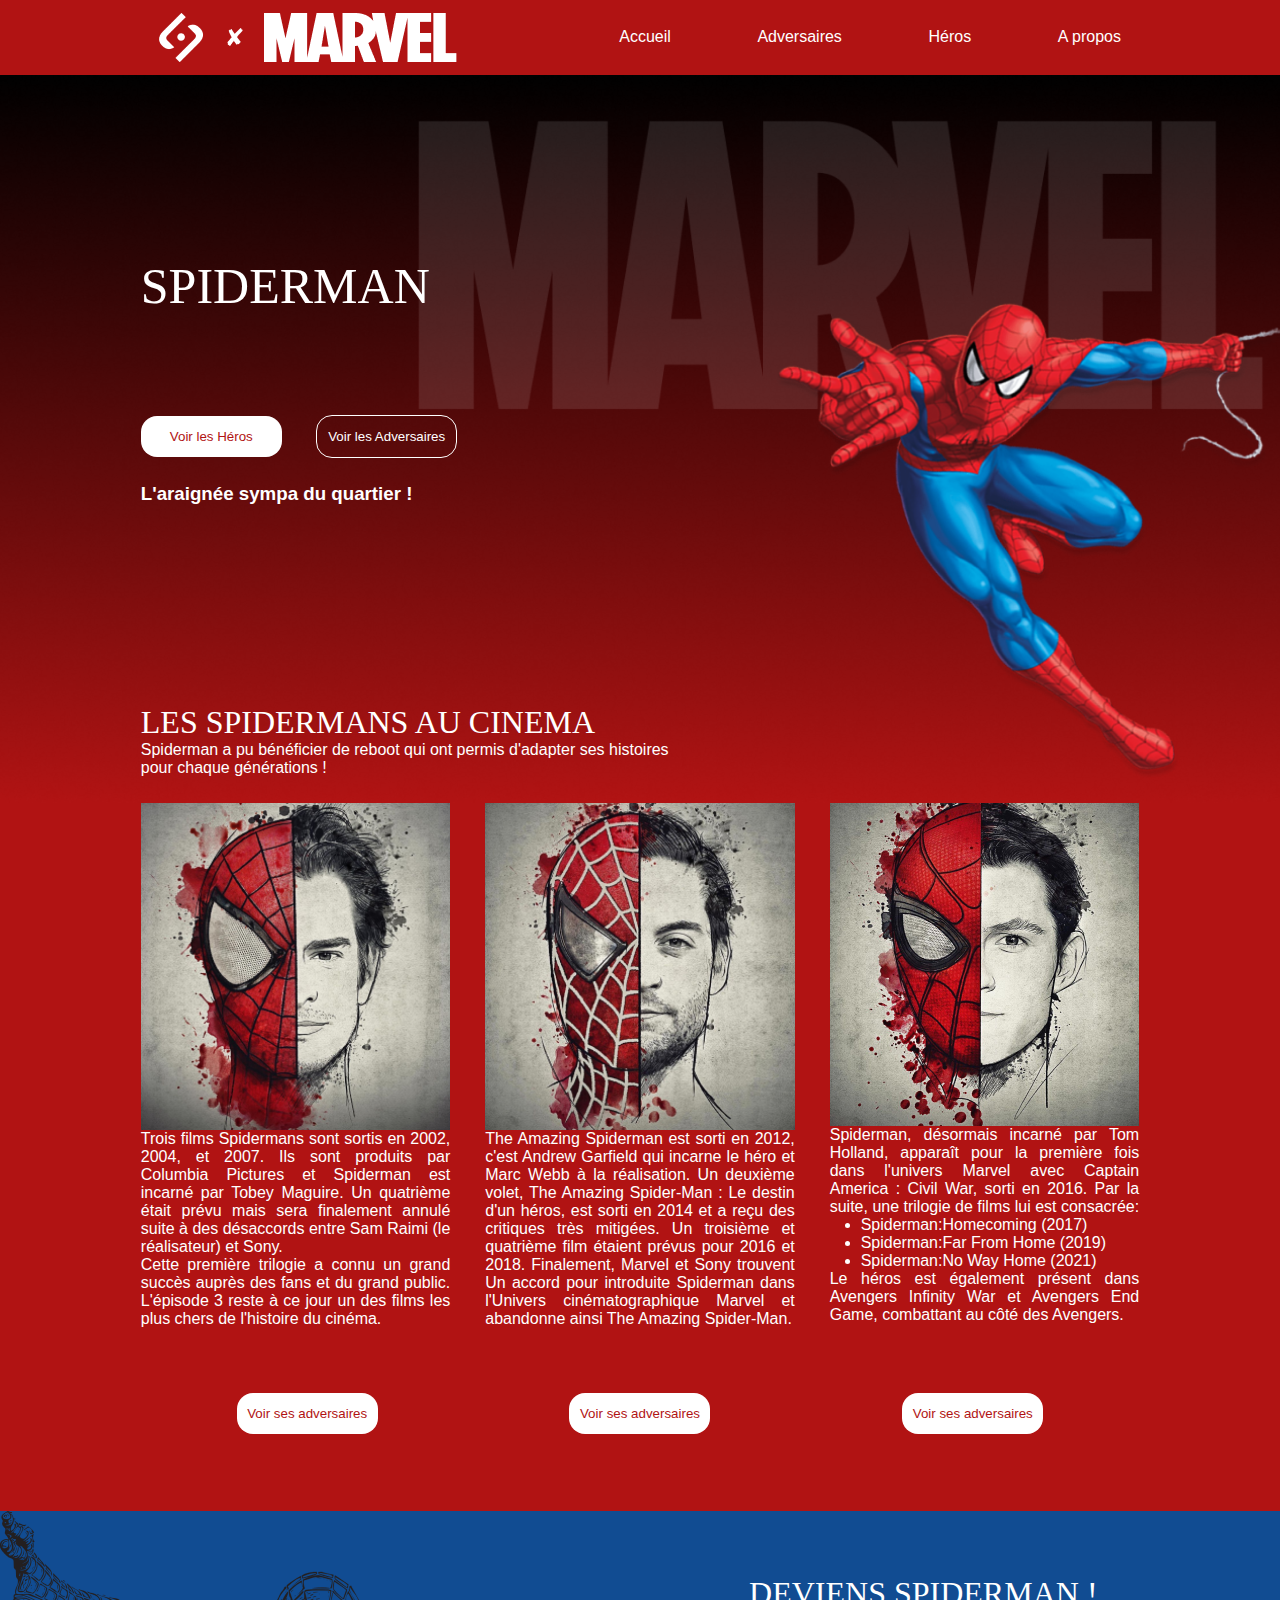
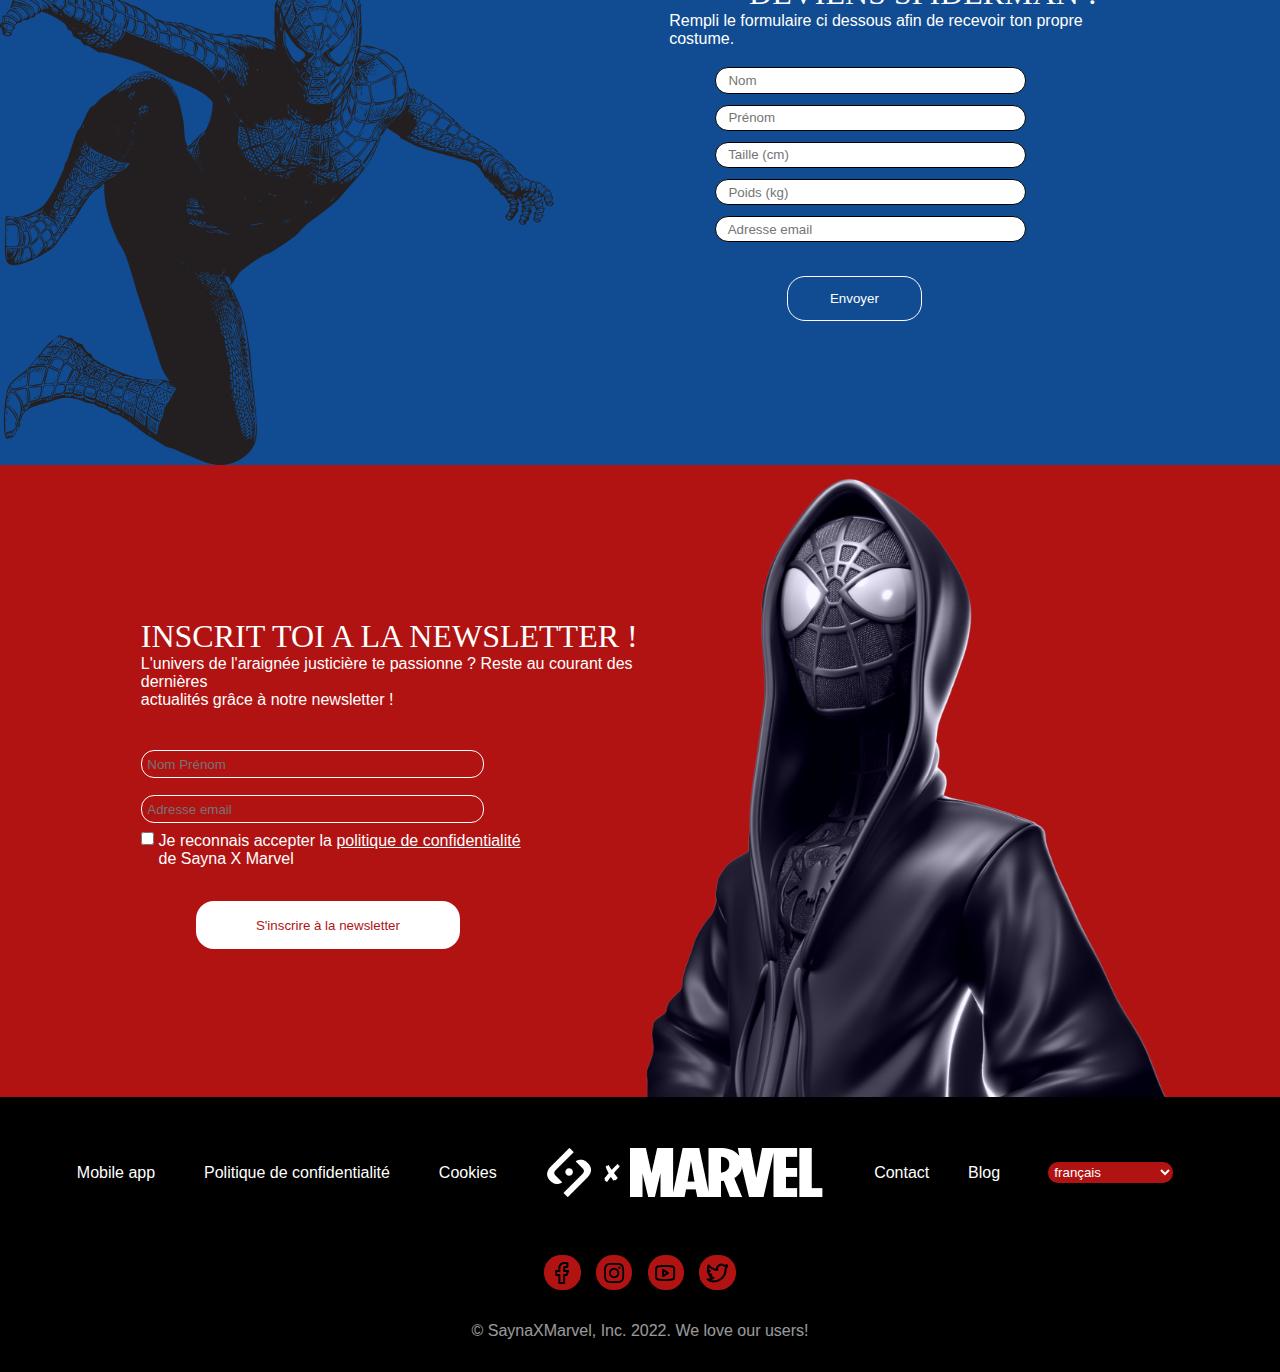
<file: index.html>
<!DOCTYPE html>
<html lang="en">
<head>
    <meta charset="UTF-8">
    <link rel="stylesheet" href="Assets/css/Home.css">
    <link rel="stylesheet" href="Assets/css/responsive_home.css">
    <meta name="viewport" content="width=device-width, initial-scale=1.0">
    <title>Home</title>
</head>
<body>
    <header> <!--D-entete-->
        <figure class="logo"> <!--D-logos-->
            <img src="Assets/Logo/logo1.png" alt="logo-sayna"> <!--logo-sayna-->
            <img src="Assets/Logo/logo2.png" alt="X"> <!--X-->
            <img src="Assets/Logo/logo3.png" alt="logo-marvel" class="logo_marvel"> <!--logo-marvel-->
        </figure> <!--F-logos-->
        <nav> <!--D-navigation-->
            <ul>
                <li><a href="index.html">Accueil</a></li>
                <li><a href="Adversaire.html">Adversaires</a></li>
                <li><a href="Heros.html">Héros</a></li>
                <li><a href="A propos.html">A propos</a></li>
            </ul>
        </nav> <!--F-navigation-->
    </header> <!--F-entete-->

<!-------------------------------------------------------------------->

    <div> <!--D-corps-->
        <div>
        <section class="contenu1">
            <div class="wrap-contenu1"> 
                <figure class="logo"> <!--D-logos-->
                    <img src="Assets/Logo/logo1.png" alt="logo-sayna"> <!--logo-sayna-->
                    <img src="Assets/Logo/logo2.png" alt="X"> <!--X-->
                    <img src="Assets/Logo/logo3.png" alt="logo-marvel" class="logo_marvel"> <!--logo-marvel-->
                </figure> <!--F-logos-->
                <h1 class="title1"> SPIDERMAN </h1>
                <h3> L'araignée sympa du quartier ! </h3>
                <div class="bouton">
                    <button class="b1"><a href="Heros.html">Voir les Héros</a></button>
                    <button class="b2"><a href="Adversaire.html">Voir les Adversaires</a></button>
                </div>
                <h3> L'araignée sympa du quartier ! </h3>
                <div class="titre">
                <h1 class="title2"> LES SPIDERMANS AU CINEMA </h1>
                <p> 
                    Spiderman a pu bénéficier de reboot qui ont permis d'adapter ses histoires <br>pour chaque générations ! 
                </p>
                </div>
            </div>
        </section>
        <section class="contenu2">
            <div class="figures">
            <figure> <!--D-fig1-->
                <img src="Assets/Illustration/img2.png" alt="img2">
                <p class="paragraphe">
                    Trois films Spidermans sont sortis en 2002,
                    2004, et 2007. Ils sont produits par
                    Columbia Pictures et Spiderman est
                    incarné par Tobey Maguire. Un quatrième
                    était prévu mais sera finalement annulé
                    suite à des désaccords entre Sam Raimi (le
                    réalisateur) et Sony.<br>
                    Cette première trilogie a connu un grand 
                    succès auprès des fans et du grand public.
                    L'épisode 3 reste à ce jour un des films les 
                    plus chers de l'histoire du cinéma.
                </p>
                <section class="bouton">
                    <button class="b1"> Voir ses adversaires </button>
                </section>
            </figure>
            <figure> <!--D-fig2-->
                <img src="Assets/Illustration/img3.png" alt="img3">
                <p class="paragraphe">
                    The Amazing Spiderman est sorti en 2012, 
                    c'est Andrew Garfield qui incarne le héro et 
                    Marc Webb à la réalisation. Un deuxième 
                    volet, The Amazing Spider-Man : Le destin
                    d'un héros, est sorti en 2014 et a reçu des 
                    critiques très mitigées. Un troisième et
                    quatrième film étaient prévus pour 2016 et
                    2018. Finalement, Marvel et Sony trouvent
                    Un accord pour introduite Spiderman dans
                    l'Univers cinématographique Marvel et 
                    abandonne ainsi The Amazing Spider-Man.
                </p>
                <section class="bouton">
                    <button class="b1"> Voir ses adversaires </button>
                </section>
            </figure>
            <figure> <!--D-fig3-->
                <img src="Assets/Illustration/img4.png" alt="img4">
                <p class="paragraphe">
                    Spiderman, désormais incarné par Tom
                    Holland, apparaît pour la première fois
                    dans l'univers Marvel avec Captain America
                    : Civil War, sorti en 2016. Par la suite, une
                    trilogie de films lui est consacrée:
                </p>
                    <ul>
                        <li>Spiderman:Homecoming (2017)</li>
                        <li>Spiderman:Far From Home (2019)</li>
                        <li>Spiderman:No Way Home (2021)</li>
                    </ul>
                <p>
                    Le héros est également présent dans
                    Avengers Infinity War et Avengers End
                    Game, combattant au côté des Avengers.
                </p>
                <section class="bouton">
                    <button class="b1"> Voir ses adversaires </button>
                </section>
            </figure>
            <section class="bouton">
                <button class="b1"> Voir ses adversaires </button>
                <button class="b1"> Voir ses adversaires </button>
                <button class="b1"> Voir ses adversaires </button>
            </section>
            </div>
        </section>
        <section class="contenu3">
            <figure> <!--LEFT-->
                <img src="Assets/Illustration/img5.png" alt="img5">
            </figure>
            <div class="right">  <!--RIGHT-->
              
                <h1> DEVIENS SPIDERMAN ! </h1>
                <p> 
                    Rempli le formulaire ci dessous afin de recevoir ton propre costume. 
                </p>
             
                <div class="formulaire">
                    <form action="">
                        <input type="text" required placeholder="  Nom">
                        <input type="text" required placeholder="  Prénom">
                        <input type="number" required placeholder="  Taille (cm)">
                        <input type="number" required placeholder="  Poids (kg)">
                        <input type="email"required placeholder="  Adresse email">
                    </form>
                </div>
                <div class="boutton">
                    <button> Envoyer </button>
                </div>
            </div>
        </section>
        <section class="contenu4">
            <div class="left">  <!--LEFT-->
                <div class="titre">
                    <h1> INSCRIT TOI A LA NEWSLETTER ! </h1>
                    <p> 
                        L'univers de l'araignée justicière te passionne ? Reste au courant des dernières <br>actualités grâce à notre newsletter ! 
                    </p>
                </div>
                <div class="formulaire">
                    <form action="">
                        <input type="text" required placeholder="Nom Prénom">
                        <input type="email"required placeholder="Adresse email">
                        <div class="checkbox">
                            <input type="checkbox" id="check">
                            <label for="check">
                                Je reconnais accepter la <a href="#">politique de confidentialité</a> <br>de Sayna X Marvel
                            </label>
                        </div>
                    </form>
                </div>
                <div class="boutton">
                    <button> S'inscrire à la newsletter </button>
                </div>
            </div>
            <figure> <!--RIGHT-->
                <img src="Assets/Illustration/img6.png" alt="img6">
            </figure>
        </section>
    </div> <!--F-corps-->

<!-------------------------------------------------------------------->

    <footer> <!--D-foot-->
        <div class="premier-ligne"> <!--D-premierligne-->
            <ul class="lien1">
                <li><a href="">Mobile app</a></li>
                <li><a href="">Politique de confidentialité</a></li>
                <li><a href="">Cookies</a></li>
            </ul>
            <figure> <!--D-logos-->
                <img src="Assets/Logo/logo1.png" alt="logo-sayna"> <!--logo-sayna-->
                <img src="Assets/Logo/logo2.png" alt="X"> <!--X-->
                <img src="Assets/Logo/logo3.png" alt="logo-marvel" class="logo_marvel"> <!--logo-marvel-->
            </figure> <!--F-logos-->
            <ul class="lien2">
                <li><a href="">Contact </a></li>
                <li><a href="">Blog</a></li>
            </ul>
            <form action="">
                <select name="langue" id="" aria-placeholder="langue">
                    <option value="fr">français</option>
                    <option value="en">englais</option>
                    <option value="mlg">malgache</option>
                </select>
            </form>

        </div> <!--F-premierligne-->
        <div  class="deuxieme-ligne">
            <figure>
                <img src="Assets/Logo/logof.png" alt="facebook">
                <img src="Assets/Logo/logoi.png" alt="instagram">
                <img src="Assets/Logo/logoy.png" alt="youtube">
                <img src="Assets/Logo/logot.png" alt="twiter">
            </figure>
        </div>
        <p class="troixieme-ligne"> &copy; SaynaXMarvel, Inc. 2022. We love our users! </p>
    </footer> <!--F-foot-->
</body>
</html>
</file>
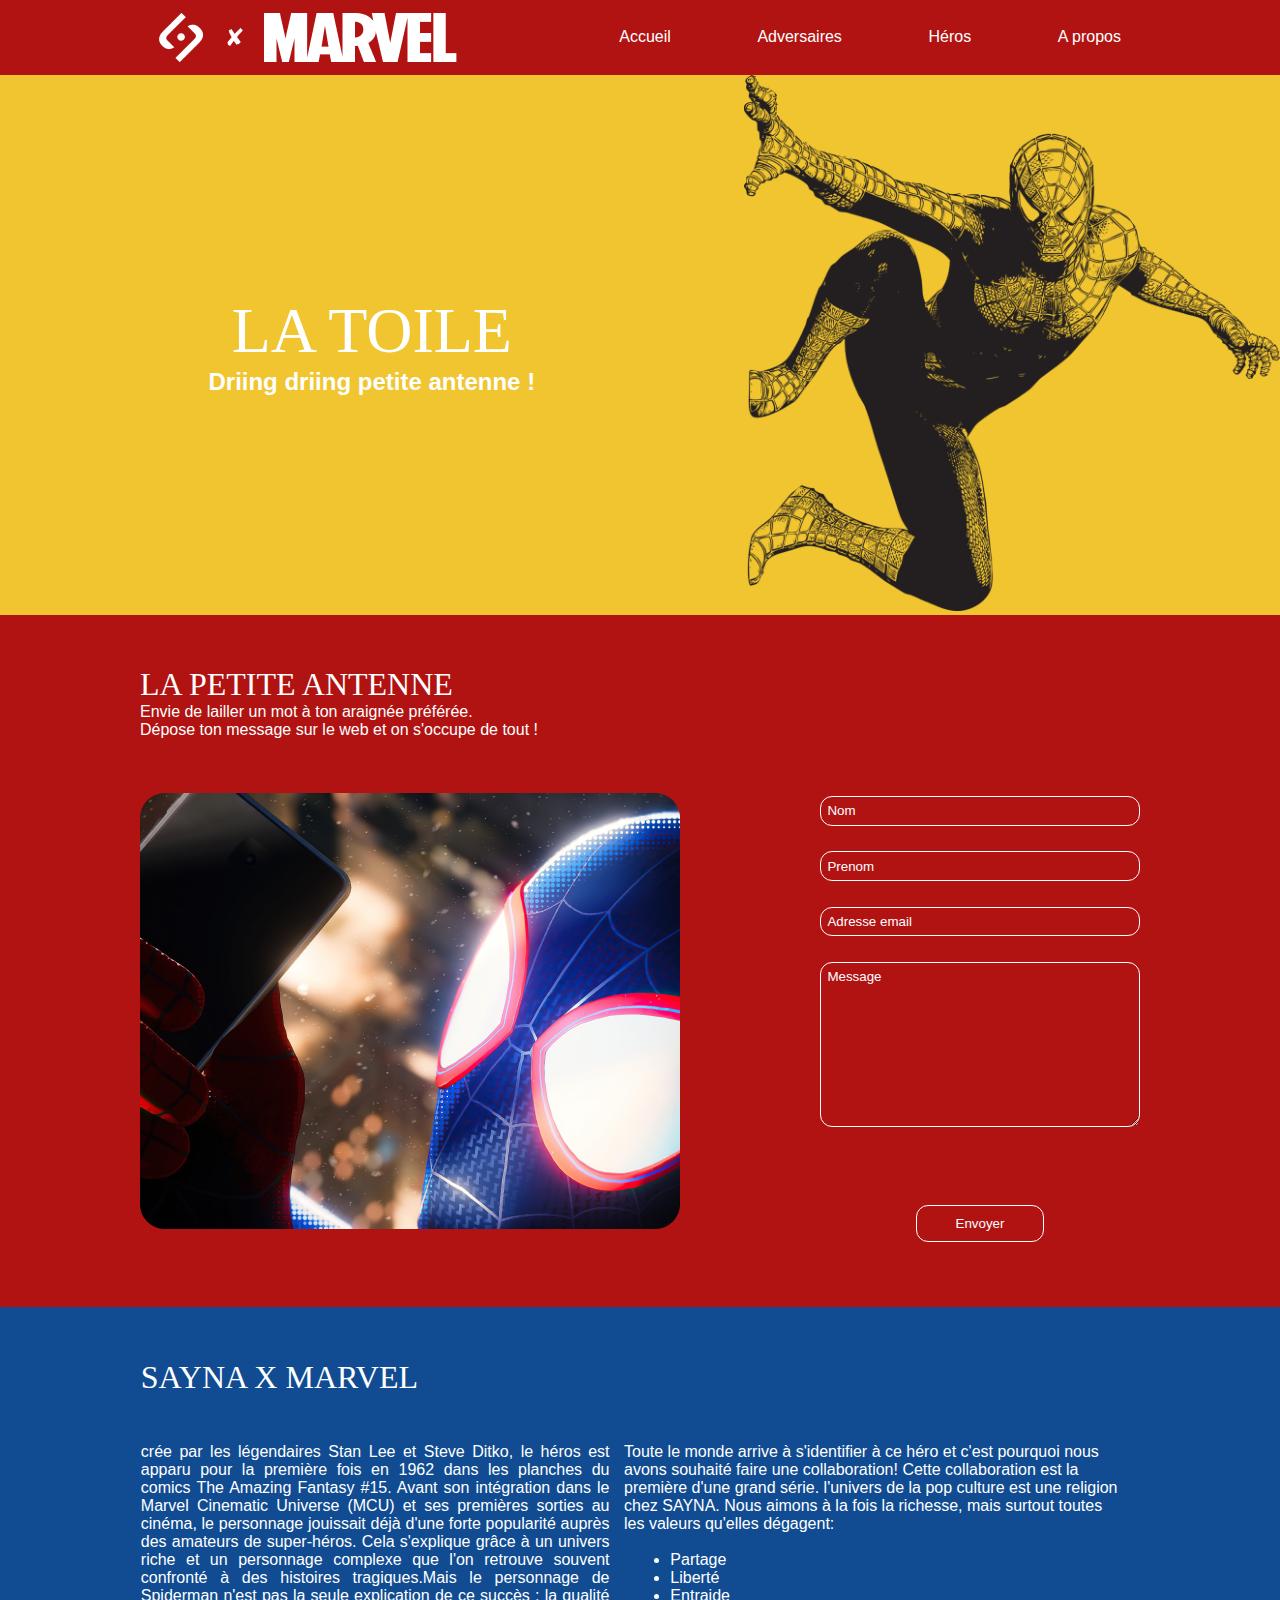
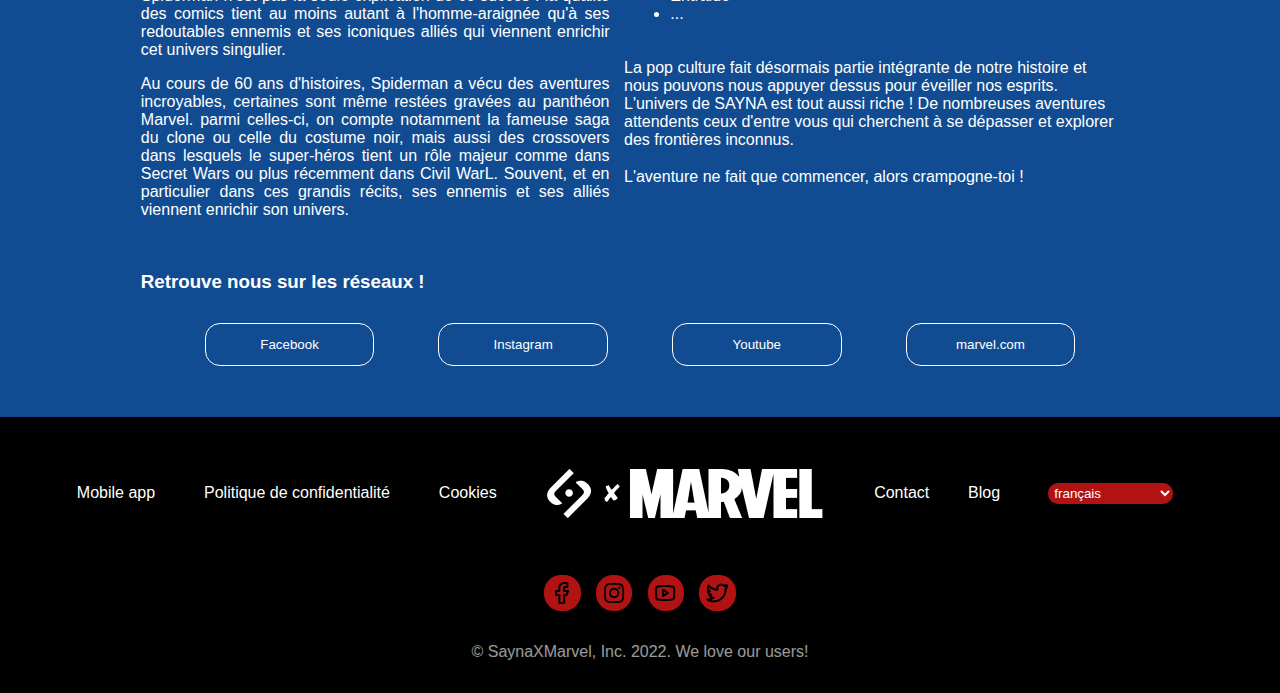
<file: A propos.html>
<!DOCTYPE html>
<html lang="en">
<head>
    <meta charset="UTF-8">
    <link rel="stylesheet" href="Assets/css/A propos.css">
    <meta name="viewport" content="width=device-width, initial-scale=1.0">
    <title>A_propos</title>
</head>
<body>
    <header> <!--D-entete-->
        <figure class="logo"> <!--D-logos-->
            <img src="Assets/Logo/logo1.png" alt="logo-sayna"> <!--logo-sayna-->
            <img src="Assets/Logo/logo2.png" alt="X"> <!--X-->
            <img src="Assets/Logo/logo3.png" alt="logo-marvel" class="logo_marvel"> <!--logo-marvel-->
        </figure> <!--F-logos-->
        <nav> <!--D-navigation-->
            <ul>
                <li><a href="index.html">Accueil</a></li>
                <li><a href="Adversaire.html">Adversaires</a></li>
                <li><a href="Heros.html">Héros</a></li>
                <li><a href="A propos.html">A propos</a></li>
            </ul>
        </nav> <!--F-navigation-->
    </header> <!--F-entete-->

<!-------------------------------------------------------------------->

    <div> <!--D-corps-->
        <div>
        <section class="contenu1">
            <div class="left"> 
                <h1>LA TOILE</h1>
                <h2>Driing driing petite antenne !</h2>
            </div>
            <div class="right">
                <img src="Assets/Illustration/img5.png" alt="img5">
            </div>
        </section>
        <section class="contenu2">
            <div class="left">
                <h1>LA PETITE ANTENNE</h1>
                <p>Envie de lailler un mot à ton araignée préférée. <br>Dépose ton message sur le web et on s'occupe de tout !</p>
                <img src="Assets/Illustration/img34.png" alt="img34">
            </div>
            <div class="right">
                <form action="traitement.php">
                    <input type="text" placeholder="Nom">
                    <input type="text" placeholder="Prenom">
                    <input type="email" placeholder="Adresse email">
                    <textarea name="" id="" cols="30" rows="10" placeholder="Message"></textarea>
                </form>
                <button>Envoyer</button>
            </div>
        </section>
        <section class="contenu3">
            <h1>SAYNA X MARVEL</h1>
            <div class="paragraphe">
                <div class="left">
                    <p>
                        crée par les légendaires Stan Lee et Steve Ditko, le héros est apparu pour la première fois en 1962 dans les planches du comics The Amazing Fantasy #15. Avant son intégration dans le Marvel Cinematic Universe (MCU) et ses premières sorties au cinéma, le personnage jouissait déjà d'une forte popularité auprès des amateurs de super-héros. Cela s'explique grâce à un univers riche et un personnage complexe que l'on retrouve souvent confronté à des histoires tragiques.Mais le personnage de Spiderman n'est pas la seule explication de ce succès : la qualité des comics tient au moins autant à l'homme-araignée qu'à ses redoutables ennemis et ses iconiques alliés qui viennent enrichir cet univers singulier.
                    </p>
                    <p>
                        Au cours de 60 ans d'histoires, Spiderman a vécu des aventures incroyables, certaines sont même restées gravées au panthéon Marvel. parmi celles-ci, on compte notamment la fameuse saga du clone ou celle du costume noir, mais aussi des crossovers dans lesquels le super-héros tient un rôle majeur comme dans Secret Wars ou plus récemment dans Civil WarL. Souvent, et en particulier dans ces grandis récits, ses ennemis et ses alliés viennent enrichir son univers.
                    </p>
                </div>
                <div class="right">
                    <p>
                        Toute le monde arrive à s'identifier à ce héro et c'est pourquoi nous avons souhaité faire une collaboration! Cette collaboration est la première d'une grand série. l'univers de la pop culture est une religion chez SAYNA. Nous aimons à la fois la richesse, mais surtout toutes les valeurs qu'elles dégagent:
                        <ul>
                            <li>Partage</li>
                            <li>Liberté</li>
                            <li>Entraide</li>
                            <li>...</li>
                        </ul>
                    </p>
                    <p class="der">
                        La pop culture fait désormais partie intégrante de notre histoire et nous pouvons nous appuyer dessus pour éveiller nos esprits. L'univers de SAYNA est tout aussi riche ! De nombreuses aventures attendents ceux d'entre vous qui cherchent à se dépasser et explorer des frontières inconnus.
                    </p>
                    <p>
                        L'aventure ne fait que commencer, alors crampogne-toi !
                    </p>
                </div>
            </div>
            <h3>Retrouve nous sur les réseaux !</h3>
            <div class="bouton">
                <button>Facebook</button>
                <button>Instagram</button>
                <button>Youtube</button>
                <button>marvel.com</button>
            </div>
        </section>
    </div> <!--F-corps-->

<!-------------------------------------------------------------------->

    <footer> <!--D-foot-->
        <div class="premier-ligne"> <!--D-premierligne-->
            <ul class="lien1">
                <li><a href="">Mobile app</a></li>
                <li><a href="">Politique de confidentialité</a></li>
                <li><a href="">Cookies</a></li>
            </ul>
            <figure> <!--D-logos-->
                <img src="Assets/Logo/logo1.png" alt="logo-sayna"> <!--logo-sayna-->
                <img src="Assets/Logo/logo2.png" alt="X"> <!--X-->
                <img src="Assets/Logo/logo3.png" alt="logo-marvel" class="logo_marvel"> <!--logo-marvel-->
            </figure> <!--F-logos-->
            <ul class="lien2">
                <li><a href="">Contact </a></li>
                <li><a href="">Blog</a></li>
            </ul>
            <form action="">
                <select name="langue" id="" aria-placeholder="langue">
                    <option value="fr">français</option>
                    <option value="en">englais</option>
                    <option value="mlg">malgache</option>
                </select>
            </form>

        </div> <!--F-premierligne-->
        <div  class="deuxieme-ligne">
            <figure>
                <img src="Assets/Logo/logof.png" alt="facebook">
                <img src="Assets/Logo/logoi.png" alt="instagram">
                <img src="Assets/Logo/logoy.png" alt="youtube">
                <img src="Assets/Logo/logot.png" alt="twiter">
            </figure>
        </div>
        <p class="troixieme-ligne"> &copy; SaynaXMarvel, Inc. 2022. We love our users! </p>
    </footer> <!--F-foot-->
</body>
</html>
</file>
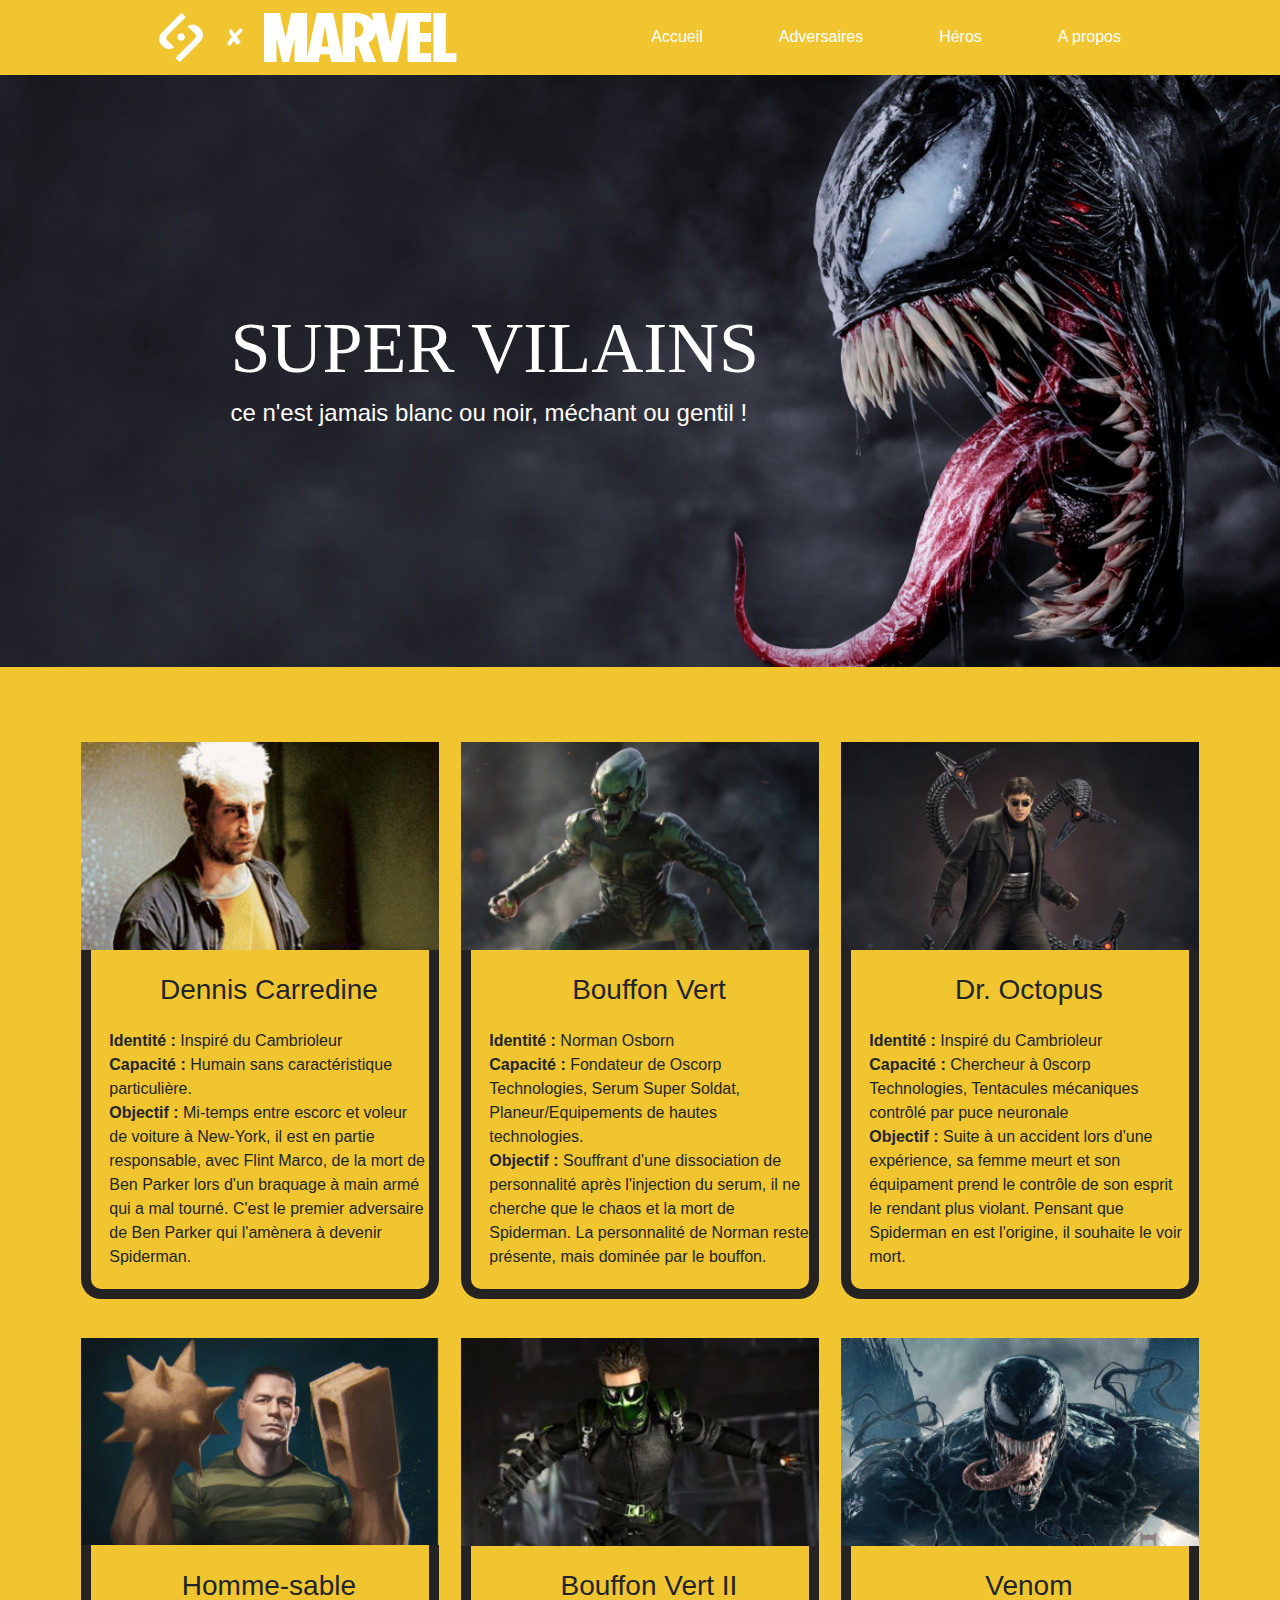
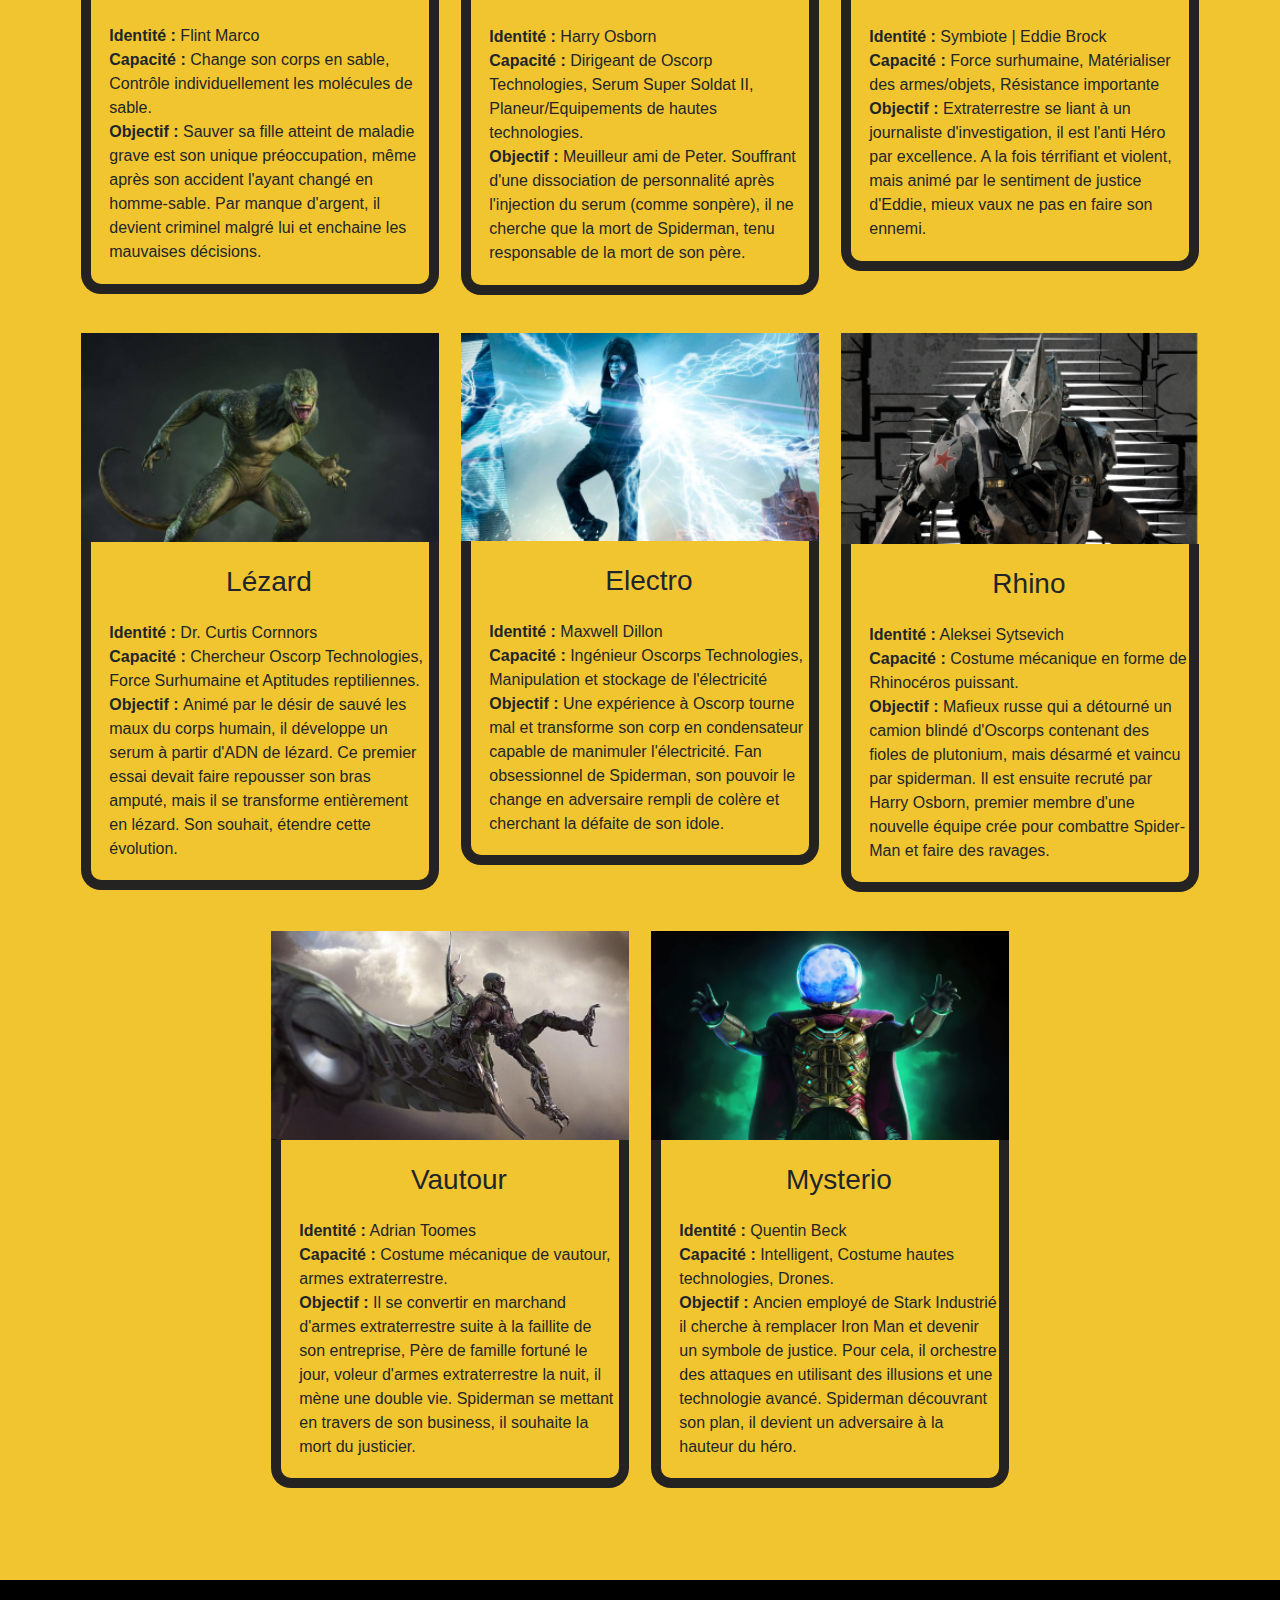
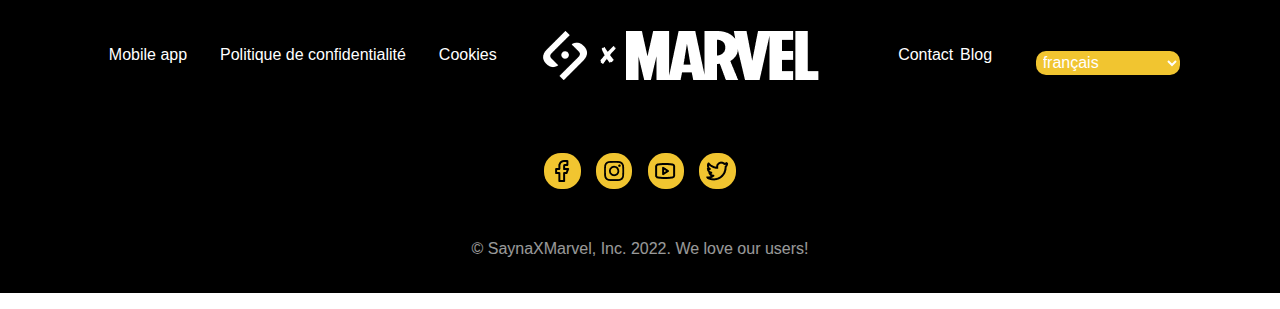
<file: Adversaire.html>
<!DOCTYPE html>
<html lang="en">
<head>
    <meta charset="UTF-8">
    <link rel="stylesheet" href="Assets/css/Adversaire.css">
    <link rel="stylesheet" href="Assets/bootstrap-5.1.3-dist/css/bootstrap.min.css">
    <meta name="viewport" content="width=device-width, initial-scale=1.0">
    <title>Adversaire</title>
</head>
<body>
    <header> <!--D-entete-->
        <div class="logo"> <!--D-logos-->
            <img src="Assets/Logo/logo1.png" alt="logo-sayna"> <!--logo-sayna-->
            <img src="Assets/Logo/logo2.png" alt="X"> <!--X-->
            <img src="Assets/Logo/logo3.png" alt="logo-marvel" class="logo_marvel"> <!--logo-marvel-->
        </div> <!--F-logos-->
        <nav> <!--D-navigation-->
            <ul>
                <li><a href="index.html">Accueil</a></li>
                <li><a href="Adversaire.html">Adversaires</a></li>
                <li><a href="Heros.html">Héros</a></li>
                <li><a href="A propos.html">A propos</a></li>
            </ul>
        </nav> <!--F-navigation-->
    </header> <!--F-entete-->

<!-------------------------------------------------------------------->

    <div> <!--D-corps-->
        <div>
        <section class="contenu1">
            <div> 
                <h1>SUPER VILAINS</h1>
                <h4>ce n'est jamais blanc ou noir, méchant ou gentil ! </h4>
            </div>
        </section>
        <section class="contenu2">
           <div class="container">
                <div class="row">
                    <figure class="col-md-4">
                        <img src="Assets/Illustration/img8.png" alt="img8"></strong>
                        <div class="paragraphe">
                            <h3>Dennis Carredine</h3>
                            <p>
                                <strong>Identité :</strong> Inspiré du Cambrioleur <br><strong>Capacité : </strong>Humain sans caractéristique  particulière. <br><strong>Objectif : </strong>Mi-temps entre escorc et voleur de voiture à New-York, il est en   partie responsable, avec Flint Marco, de la mort de Ben Parker lors d'un braquage à main armé qui a mal tourné.   C'est le premier adversaire de Ben Parker qui l'amènera à devenir Spiderman.
                            </p>
                        </div>
                    </figure>
                    <figure  class="col-md-4">
                        <img src="Assets/Illustration/img9.png" alt="img9">
                        <div class="paragraphe">
                            <h3>Bouffon Vert</h3>
                            <p>
                                <strong>Identité :</strong> Norman Osborn <br><strong>Capacité : </strong>Fondateur de Oscorp Technologies, Serum  Super Soldat, Planeur/Equipements de hautes technologies.<br><strong>Objectif : </strong>Souffrant d'une dissociation de personnalité après l'injection du serum, il ne cherche que le chaos et la mort de Spiderman. La personnalité de Norman reste présente, mais dominée par le bouffon.
                            </p>
                        </div>
                    </figure>
                    <figure  class="col-md-4">
                        <img src="Assets/Illustration/img10.png" alt="img10">
                        <div class="paragraphe">
                            <h3>Dr. Octopus</h3>
                         <p>
                                <strong>Identité :</strong> Inspiré du Cambrioleur <br><strong>Capacité : </strong>Chercheur à 0scorp Technologies,     Tentacules mécaniques contrôlé par puce neuronale <br><strong>Objectif : </strong>Suite à un accident lors d'une    expérience, sa femme meurt et son équipament prend le contrôle de son esprit le rendant plus violant. Pensant que  Spiderman en est l'origine, il souhaite le voir mort.
                            </p>
                        </div>
                    </figure>
                </div>
           </div>
           <div  class="container">
            <div class="row">
                <figure class="col-md-4">
                    <img src="Assets/Illustration/img11.png" alt="img11"></strong>
                    <div class="paragraphe">
                        <h3>Homme-sable</h3>
                        <p>
                            <strong>Identité :</strong> Flint Marco <br><strong>Capacité : </strong>Change son corps en sable, Contrôle individuellement les molécules de sable. <br><strong>Objectif : </strong>Sauver sa fille atteint de maladie grave est son unique préoccupation, même après son accident l'ayant changé en homme-sable. Par manque d'argent, il devient criminel malgré lui et enchaine les mauvaises décisions.
                        </p>
                    </div>
                </figure>
                <figure  class="col-md-4">
                    <img src="Assets/Illustration/img12.png" alt="img12">
                    <div class="paragraphe">
                        <h3>Bouffon Vert II</h3>
                        <p>
                            <strong>Identité :</strong> Harry Osborn<br><strong>Capacité : </strong>Dirigeant de Oscorp Technologies, Serum Super Soldat II, Planeur/Equipements de hautes technologies.<br><strong>Objectif : </strong>Meuilleur ami de Peter. Souffrant d'une dissociation de personnalité après l'injection du serum (comme sonpère), il ne cherche que la mort de Spiderman, tenu responsable de la mort de son père. 
                        </p>
                    </div>
                </figure>
                <figure  class="col-md-4">
                    <img src="Assets/Illustration/img13.png" alt="img13">
                    <div class="paragraphe">
                        <h3>Venom</h3>
                     <p>
                            <strong>Identité :</strong> Symbiote | Eddie Brock<br><strong>Capacité : </strong>Force surhumaine, Matérialiser des armes/objets, Résistance importante<br><strong>Objectif : </strong>Extraterrestre se liant à un journaliste d'investigation, il est l'anti Héro par excellence. A la fois térrifiant et violent, mais animé par le sentiment de justice d'Eddie, mieux vaux ne pas en faire son ennemi.
                        </p>
                    </div>
                    
                </figure>
            </div>
           </div>
           <div  class="container">
            <div class="row">
                <figure class="col-md-4">
                    <img src="Assets/Illustration/img14.png" alt="img14"></strong>
                    <div class="paragraphe">
                        <h3>Lézard</h3>
                        <p>
                            <strong>Identité :</strong> Dr. Curtis Cornnors <br><strong>Capacité : </strong>Chercheur Oscorp Technologies, Force Surhumaine et Aptitudes reptiliennes. <br><strong>Objectif : </strong>Animé par le désir de sauvé les maux du corps humain, il développe un serum à partir d'ADN de lézard. Ce premier essai devait faire repousser son bras amputé, mais il se transforme entièrement en lézard. Son souhait, étendre cette évolution.
                        </p>
                    </div>
                </figure>
                <figure  class="col-md-4">
                    <img src="Assets/Illustration/img15.png" alt="img15">
                    <div class="paragraphe">
                        <h3>Electro</h3>
                        <p>
                            <strong>Identité :</strong> Maxwell Dillon<br><strong>Capacité : </strong>Ingénieur Oscorps Technologies, Manipulation et stockage de l'électricité<br><strong>Objectif : </strong>Une expérience à Oscorp tourne mal et transforme son corp en condensateur capable de manimuler l'électricité. Fan obsessionnel de Spiderman, son pouvoir le change en adversaire rempli de colère et cherchant la défaite de son idole.
                        </p>
                    </div>
                </figure>
                <figure  class="col-md-4">
                    <img src="Assets/Illustration/img16.png" alt="img16">
                    <div class="paragraphe">
                        <h3>Rhino</h3>
                     <p>
                            <strong>Identité :</strong> Aleksei Sytsevich <br><strong>Capacité : </strong>Costume mécanique en forme de Rhinocéros puissant. <br><strong>Objectif : </strong>Mafieux russe qui a détourné un camion blindé d'Oscorps contenant des fioles de plutonium, mais désarmé et vaincu par spiderman. Il est ensuite recruté par Harry Osborn, premier membre d'une nouvelle équipe crée pour combattre Spider-Man et faire des ravages.
                        </p>
                    </div>
                    
                </figure>
            </div>
           </div>
           <div  class="container" class="der">
            <div class="row">
                <figure class="col-md-4">
                    <img src="Assets/Illustration/img17.png" alt="img17"></strong>
                    <div class="paragraphe">
                        <h3>Vautour</h3>
                        <p>
                            <strong>Identité :</strong> Adrian Toomes <br><strong>Capacité : </strong>Costume mécanique de vautour, armes extraterrestre. <br><strong>Objectif : </strong>Il se convertir en marchand d'armes extraterrestre suite à la faillite de son entreprise, Père de famille fortuné le jour, voleur d'armes extraterrestre la nuit, il mène une double vie. Spiderman se mettant en travers de son business, il souhaite la mort du justicier.
                        </p>
                    </div>
                </figure>
                <figure  class="col-md-4">
                    <img src="Assets/Illustration/img18.png" alt="img18">
                    <div class="paragraphe">
                        <h3>Mysterio</h3>
                        <p>
                            <strong>Identité :</strong> Quentin Beck <br><strong>Capacité : </strong>Intelligent, Costume hautes technologies, Drones.<br><strong>Objectif : </strong>Ancien employé de Stark Industrié il cherche à remplacer Iron Man et devenir un symbole de justice. Pour cela, il orchestre des attaques en utilisant des illusions et une technologie avancé. Spiderman découvrant son plan, il devient un adversaire à la hauteur du héro.
                        </p>
                    </div>
                </figure>
            </div>
           </div>
        </section>
    </div> <!--F-corps-->

<!-------------------------------------------------------------------->

    <footer> <!--D-foot-->
        <div class="premier-ligne"> <!--D-premierligne-->
            <ul class="lien1">
                <li><a href="">Mobile app</a></li>
                <li><a href="">Politique de confidentialité</a></li>
                <li><a href="">Cookies</a></li>
            </ul>
            <figure> <!--D-logos-->
                <img src="Assets/Logo/logo1.png" alt="logo-sayna"> <!--logo-sayna-->
                <img src="Assets/Logo/logo2.png" alt="X"> <!--X-->
                <img src="Assets/Logo/logo3.png" alt="logo-marvel" class="logo_marvel"> <!--logo-marvel-->
            </figure> <!--F-logos-->
            <ul class="lien2">
                <li><a href="">Contact </a></li>
                <li><a href="">Blog</a></li>
            </ul>
            <form action="">
                <select name="langue" id="" aria-placeholder="langue">
                    <option value="fr">français</option>
                    <option value="en">englais</option>
                    <option value="mlg">malgache</option>
                </select>
            </form>

        </div> <!--F-premierligne-->
        <div  class="deuxieme-ligne">
            <figure>
                <img src="Assets/Logo/logof.png" alt="facebook">
                <img src="Assets/Logo/logoi.png" alt="instagram">
                <img src="Assets/Logo/logoy.png" alt="youtube">
                <img src="Assets/Logo/logot.png" alt="twiter">
            </figure>
        </div>
        <p class="troixieme-ligne"> &copy; SaynaXMarvel, Inc. 2022. We love our users! </p>
    </footer> <!--F-foot-->
</body>
</html>
</file>
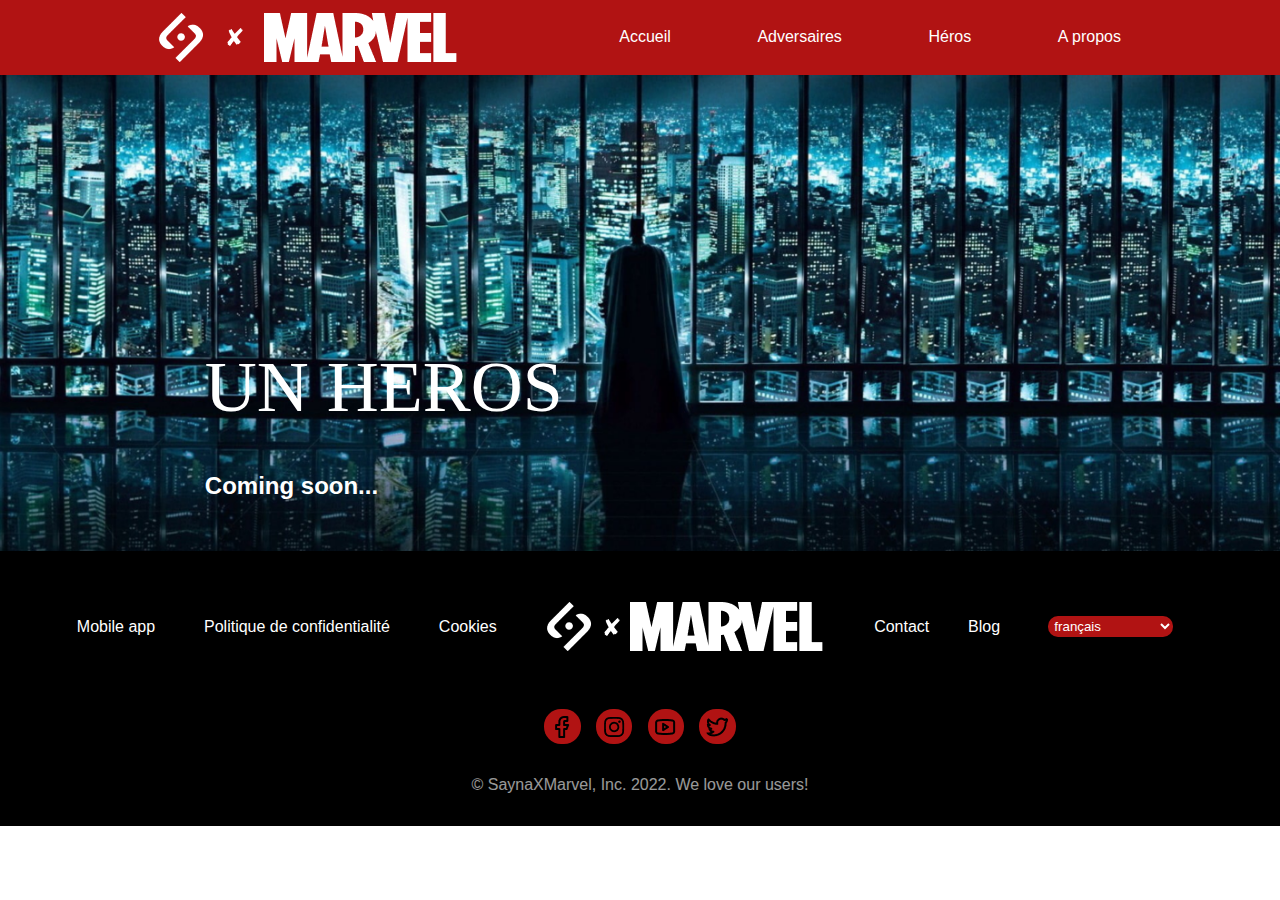
<file: Bonus.html>
<!DOCTYPE html>
<html lang="en">
<head>
    <meta charset="UTF-8">
    <link rel="stylesheet" href="Assets/css/Bonus.css">
    <meta name="viewport" content="width=device-width, initial-scale=1.0">
    <title>Bonus</title>
</head>
<body>
    <header> <!--D-entete-->
        <figure class="logo"> <!--D-logos-->
            <img src="Assets/Logo/logo1.png" alt="logo-sayna"> <!--logo-sayna-->
            <img src="Assets/Logo/logo2.png" alt="X"> <!--X-->
            <img src="Assets/Logo/logo3.png" alt="logo-marvel" class="logo_marvel"> <!--logo-marvel-->
        </figure> <!--F-logos-->
        <nav> <!--D-navigation-->
            <ul>
                <li><a href="index.html">Accueil</a></li>
                <li><a href="#">Adversaires</a></li>
                <li><a href="#">Héros</a></li>
                <li><a href="A propos.html">A propos</a></li>
            </ul>
        </nav> <!--F-navigation-->
    </header> <!--F-entete-->

<!-------------------------------------------------------------------->

    <div class="corps"> <!--D-corps-->
        <div class="sous-corps">
            <h1>UN HEROS</h1>
            <h2>Coming soon...</h2>
        </div>
    </div> <!--F-corps-->

<!-------------------------------------------------------------------->

    <footer> <!--D-foot-->
        <div class="premier-ligne"> <!--D-premierligne-->
            <ul class="lien1">
                <li><a href="">Mobile app</a></li>
                <li><a href="">Politique de confidentialité</a></li>
                <li><a href="">Cookies</a></li>
            </ul>
            <figure> <!--D-logos-->
                <img src="Assets/Logo/logo1.png" alt="logo-sayna"> <!--logo-sayna-->
                <img src="Assets/Logo/logo2.png" alt="X"> <!--X-->
                <img src="Assets/Logo/logo3.png" alt="logo-marvel" class="logo_marvel"> <!--logo-marvel-->
            </figure> <!--F-logos-->
            <ul class="lien2">
                <li><a href="">Contact </a></li>
                <li><a href="">Blog</a></li>
            </ul>
            <form action="">
                <select name="langue" id="" aria-placeholder="langue">
                    <option value="fr">français</option>
                    <option value="en">englais</option>
                    <option value="mlg">malgache</option>
                </select>
            </form>

        </div> <!--F-premierligne-->
        <div  class="deuxieme-ligne">
            <figure>
                <img src="Assets/Logo/logof.png" alt="facebook">
                <img src="Assets/Logo/logoi.png" alt="instagram">
                <img src="Assets/Logo/logoy.png" alt="youtube">
                <img src="Assets/Logo/logot.png" alt="twiter">
            </figure>
        </div>
        <p class="troixieme-ligne"> &copy; SaynaXMarvel, Inc. 2022. We love our users! </p>
    </footer> <!--F-foot-->
</body>
</html>
</file>
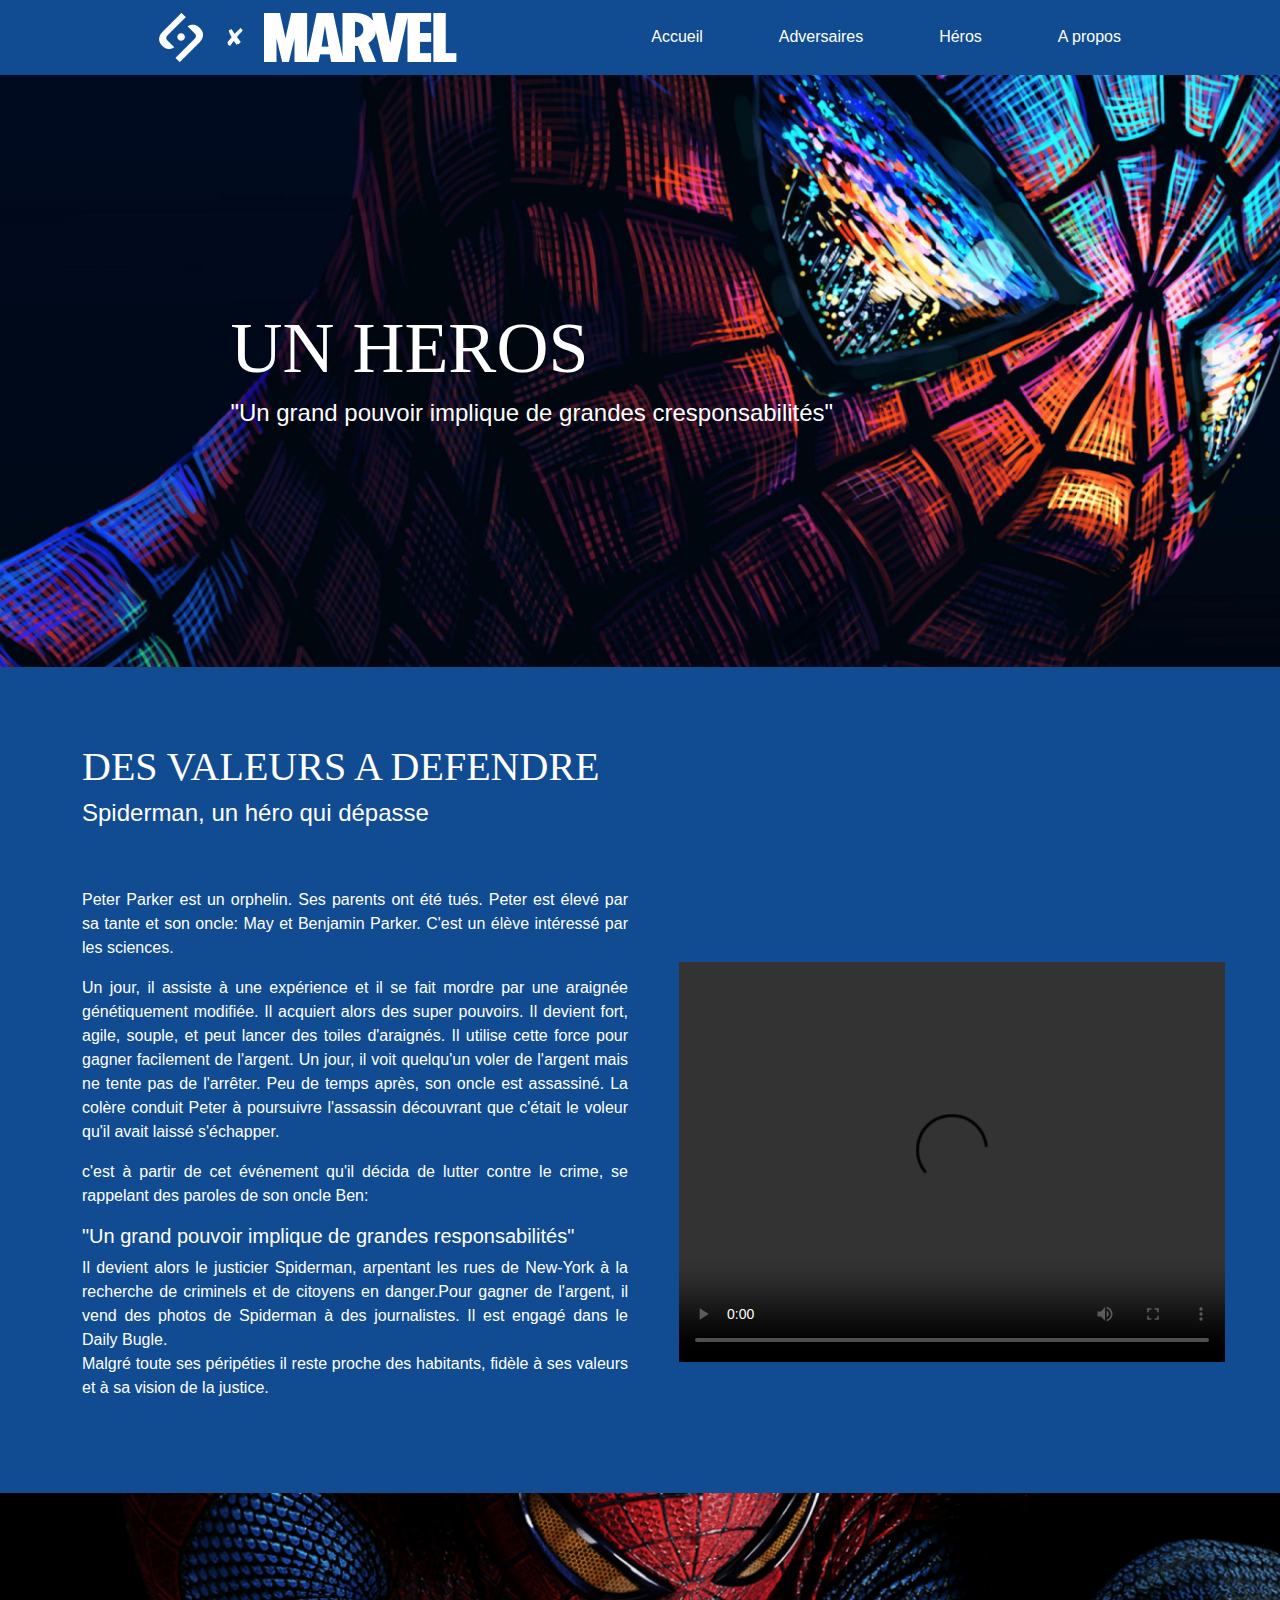
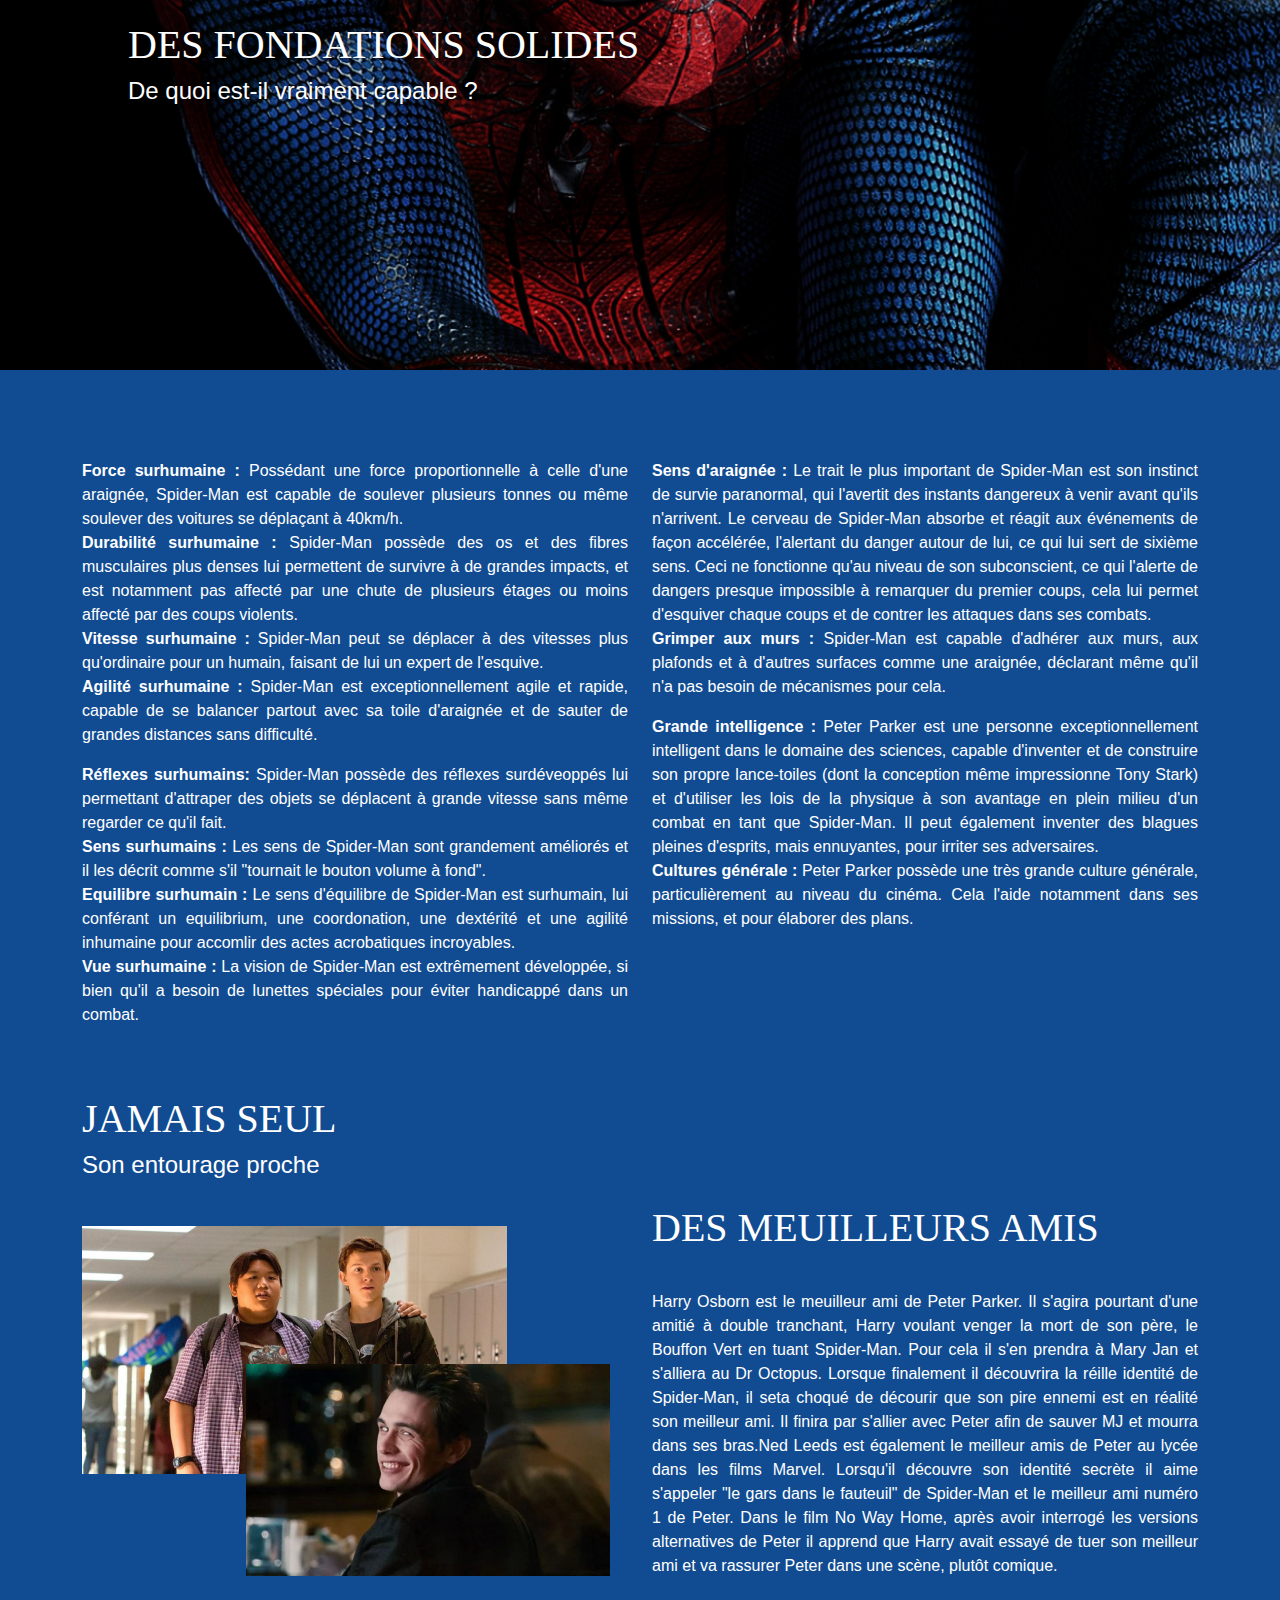
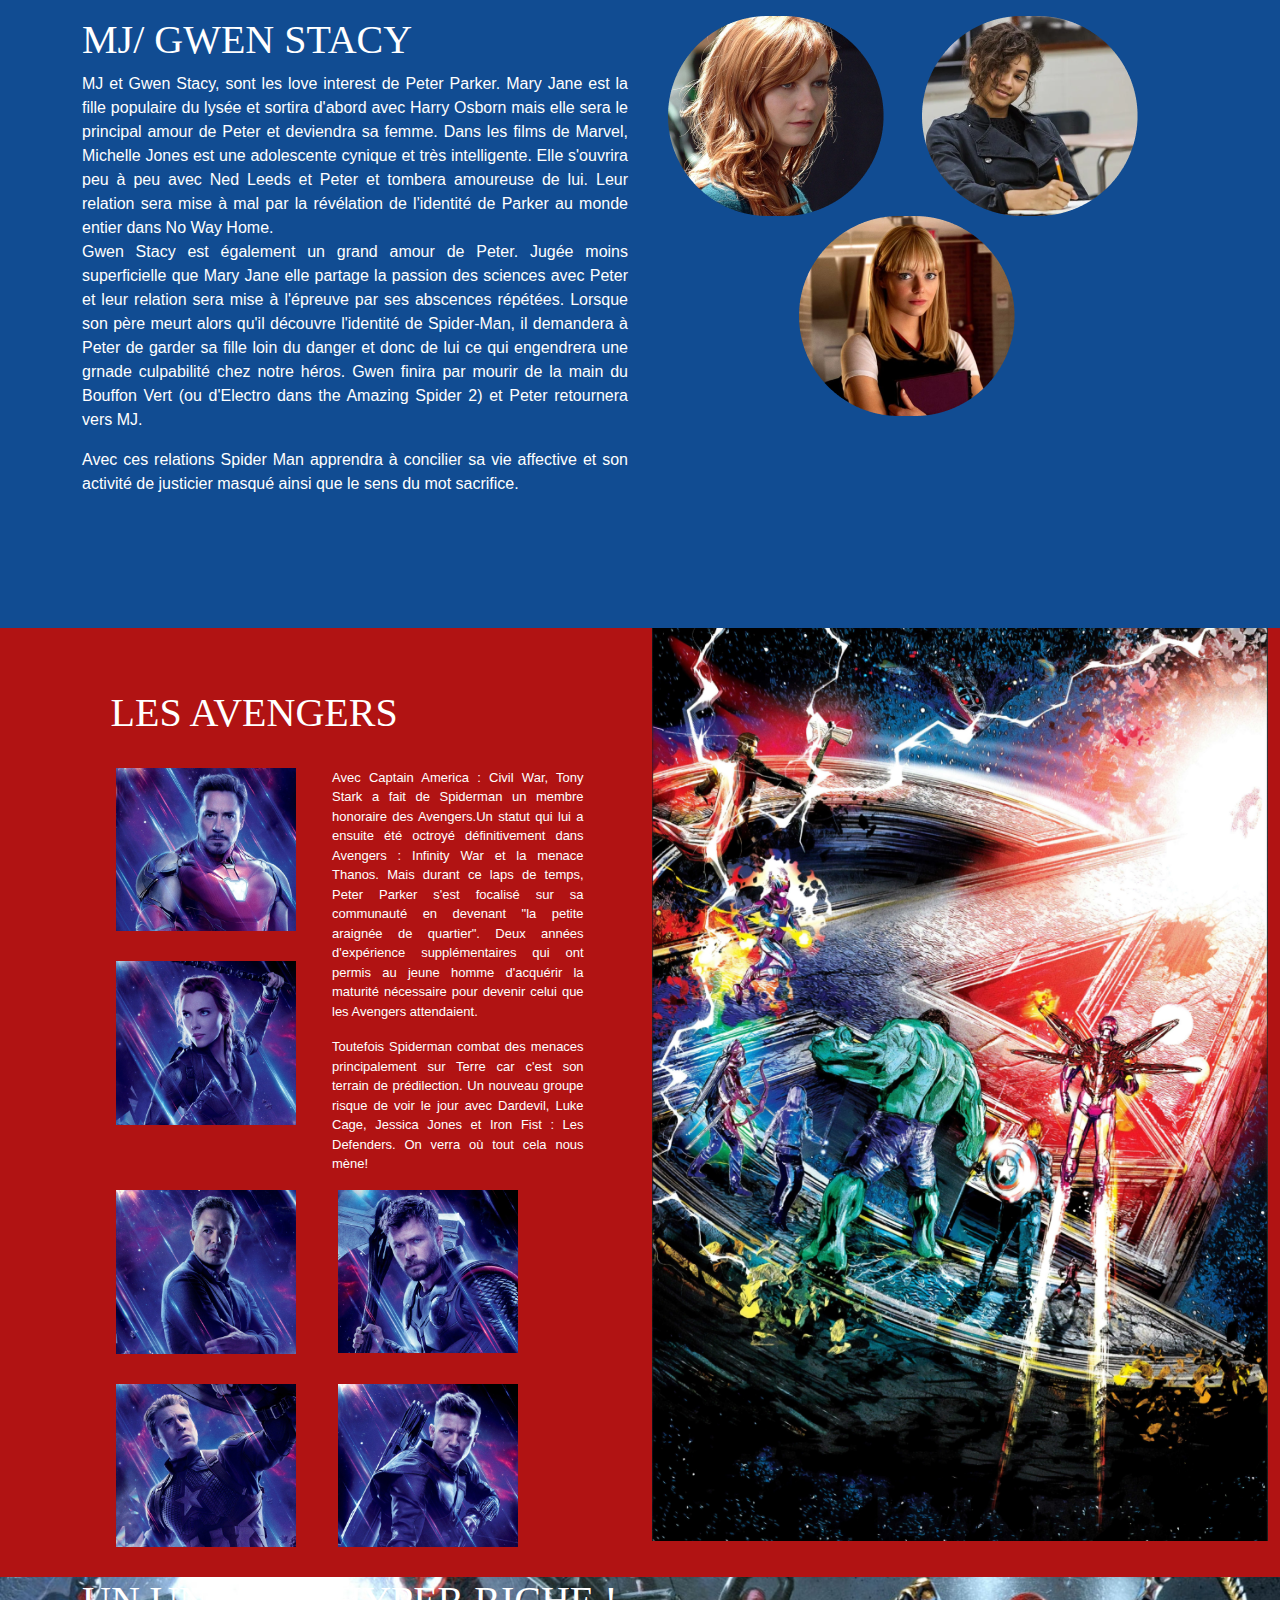
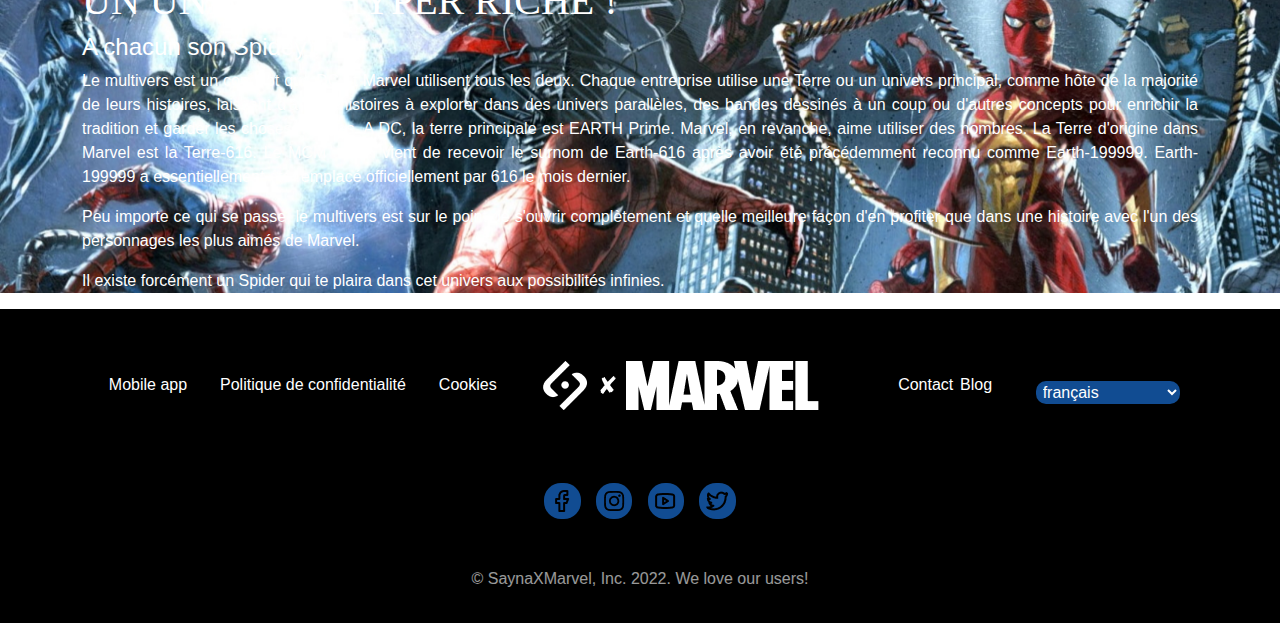
<file: Heros.html>
<!DOCTYPE html>
<html lang="en">
<head>
    <meta charset="UTF-8">
    <link rel="stylesheet" href="Assets/css/Heros.css">
    <link rel="stylesheet" href="Assets/bootstrap-5.1.3-dist/css/bootstrap.min.css">
    <meta name="viewport" content="width=device-width, initial-scale=1.0">
    <title>Adversaire</title>
</head>
<body>
    <header> <!--D-entete-->
        <div class="logo"> <!--D-logos-->
            <img src="Assets/Logo/logo1.png" alt="logo-sayna"> <!--logo-sayna-->
            <img src="Assets/Logo/logo2.png" alt="X"> <!--X-->
            <img src="Assets/Logo/logo3.png" alt="logo-marvel" class="logo_marvel"> <!--logo-marvel-->
        </div> <!--F-logos-->
        <nav> <!--D-navigation-->
            <ul>
                <li><a href="index.html">Accueil</a></li>
                <li><a href="Adversaire.html">Adversaires</a></li>
                <li><a href="#">Héros</a></li>
                <li><a href="A propos.html">A propos</a></li>
            </ul>
        </nav> <!--F-navigation-->
    </header> <!--F-entete-->

<!-------------------------------------------------------------------->

    <div> <!--D-corps-->
        <div>
        <section class="contenu1">
            <div> 
                <h1>UN HEROS</h1>
                <h4>"Un grand pouvoir implique de grandes cresponsabilités"</h4>
            </div>
        </section>
        <section class="contenu2">
           <div class="container">
                <div class="row">
                    <div class="col-md-6">
                        <h1>DES VALEURS A DEFENDRE</h1>
                        <h4>Spiderman, un héro qui dépasse</h4>
                        <p>
                            Peter Parker est un orphelin. Ses parents ont été tués. Peter est élevé par sa tante et son oncle: May et Benjamin Parker. C'est un élève intéressé par les sciences.
                        </p>
                        <p>
                            Un jour, il assiste à une expérience et il se fait mordre par une araignée génétiquement modifiée. Il acquiert alors des super pouvoirs. Il devient fort, agile, souple, et peut lancer des toiles d'araignés. Il utilise cette force pour gagner facilement de l'argent. Un jour, il voit quelqu'un voler de l'argent mais ne tente pas de l'arrêter. Peu de temps après, son oncle est assassiné. La colère conduit Peter à poursuivre l'assassin découvrant que c'était le voleur qu'il avait laissé s'échapper.
                        </p>
                        <p>
                            c'est à partir de cet événement qu'il décida de lutter contre le crime, se rappelant des paroles de son oncle Ben:
                        </p>
                        <h5>
                            "Un grand pouvoir implique de grandes responsabilités"
                        </h5>
                        <p>
                            Il devient alors le justicier Spiderman, arpentant les rues de New-York à la recherche de criminels et de citoyens en danger.Pour gagner de l'argent, il vend des photos de Spiderman à des journalistes. Il est engagé dans le Daily Bugle. <br>Malgré toute ses péripéties il reste proche des habitants, fidèle à ses valeurs et à sa vision de la justice.
                        </p>
                    </div>
                    <div class="col-md-6">
                        <video src=" https://www.youtube.com/watch?v=masukri2JiQ" controls></video>
                    </div>
                </div>
           </div>
        </section>
        <section class="contenu3">
            <div> 
                <h1>DES FONDATIONS SOLIDES</h1>
                <h4>De quoi est-il vraiment capable ?</h4>
            </div>
        </section>
        <section class="contenu4">
            <div class="container">
                <div class="row">
                    <div class="col-md-6">
                        <p>
                            <strong>Force surhumaine : </strong>Possédant une force proportionnelle à celle d'une araignée, Spider-Man est capable de soulever plusieurs tonnes ou même soulever des voitures se déplaçant à 40km/h.<br><strong>Durabilité surhumaine : </strong>Spider-Man possède des os et des fibres musculaires plus denses lui permettent de survivre à de grandes impacts, et est notamment pas affecté par une chute de plusieurs étages ou moins affecté par des coups violents.<br><strong>Vitesse surhumaine : </strong>Spider-Man peut se déplacer à des vitesses plus qu'ordinaire pour un humain, faisant de lui un expert de l'esquive.<br><strong>Agilité surhumaine : </strong>Spider-Man est exceptionnellement agile et rapide, capable de se balancer partout avec sa toile d'araignée et de sauter de grandes distances sans difficulté.
                        </p>
                        <p>
                            <strong>Réflexes surhumains: </strong>Spider-Man possède des réflexes surdéveoppés lui permettant d'attraper des objets se déplacent à grande vitesse sans même regarder ce qu'il fait.<br><strong>Sens surhumains : </strong>Les sens de Spider-Man sont grandement améliorés et il les décrit comme s'il "tournait le bouton volume à fond".<br><strong>Equilibre surhumain : </strong>Le sens d'équilibre de Spider-Man est surhumain, lui conférant un equilibrium, une coordonation, une dextérité et une agilité inhumaine pour accomlir des actes acrobatiques incroyables.<br><strong>Vue surhumaine : </strong>La vision de Spider-Man est extrêmement développée, si bien qu'il a besoin de lunettes spéciales pour éviter handicappé dans un combat.
                        </p>
                    </div>
                    <div class="col-md-6">
                        <p>
                            <strong>Sens d'araignée : </strong>Le trait le plus important de Spider-Man est son instinct de survie paranormal, qui l'avertit des instants dangereux à venir avant qu'ils n'arrivent. Le cerveau de Spider-Man absorbe et réagit aux événements de façon accélérée, l'alertant du danger autour de lui, ce qui lui sert de sixième sens. Ceci ne fonctionne qu'au niveau de son subconscient, ce qui l'alerte de dangers presque impossible à remarquer du premier coups, cela lui permet d'esquiver chaque coups et de contrer les attaques dans ses combats.<br><strong>Grimper aux murs : </strong>Spider-Man est capable d'adhérer aux murs, aux plafonds et à d'autres surfaces comme une araignée, déclarant même qu'il n'a pas besoin de mécanismes pour cela.
                        </p>
                        <p>
                            <strong>Grande intelligence : </strong>Peter Parker est une personne exceptionnellement intelligent dans le domaine des sciences, capable d'inventer et de construire son propre lance-toiles (dont la conception même impressionne Tony Stark) et d'utiliser les lois de la physique à son avantage en plein milieu d'un combat en tant que Spider-Man. Il peut également inventer des blagues pleines d'esprits, mais ennuyantes, pour irriter ses adversaires.<br><strong>Cultures générale : </strong>Peter Parker possède une très grande culture générale, particulièrement au niveau du cinéma. Cela l'aide notamment dans ses missions, et pour élaborer des plans.
                        </p>
                    </div>
                </div>
            </div>
        </section>
        <section class="contenu5">
            <div class="container">
                <div class="row">
                    <div class="col-md-6">
                        <h1>JAMAIS SEUL</h1>
                        <h4>Son entourage proche</h4>
                        <img src="Assets/Illustration/img21.png" alt="img21">
                        <img src="Assets/Illustration/img22.png" alt="img22">
                    </div>
                    <div class="col-md-6">
                        <h1 class="ami">DES MEUILLEURS AMIS</h1>
                        <p>
                            Harry Osborn est le meuilleur ami de Peter Parker. Il s'agira pourtant d'une amitié à double tranchant, Harry voulant venger la mort de son père, le Bouffon Vert en tuant Spider-Man. Pour cela il s'en prendra à Mary Jan et s'alliera au Dr Octopus. Lorsque finalement il découvrira la réille identité de Spider-Man, il seta choqué de décourir que son pire ennemi est en réalité son meilleur ami. Il finira par s'allier avec Peter afin de sauver MJ et mourra dans ses bras.Ned Leeds est également le meilleur amis de Peter au lycée dans les films Marvel. Lorsqu'il découvre son identité secrète il aime s'appeler "le gars dans le fauteuil" de Spider-Man et le meilleur ami numéro 1 de Peter. Dans le film No Way Home, après avoir interrogé les versions alternatives de Peter il apprend que Harry avait essayé de tuer son meilleur ami et va rassurer Peter dans une scène, plutôt comique.
                        </p>
                    </div>
                </div>
            </div>
        </section>
        <section class="contenu6"> 
            <div class="container">
                <div class="row">
                    <div class="col-md-6">
                        <h1>MJ/ GWEN STACY</h1>
                        <p>
                            MJ et Gwen Stacy, sont les love interest de Peter Parker. Mary Jane est la fille populaire du lysée et sortira d'abord avec Harry Osborn mais elle sera le principal amour de Peter et deviendra sa femme. Dans les films de Marvel, Michelle Jones est une adolescente cynique et très intelligente. Elle s'ouvrira peu à peu avec Ned Leeds et Peter et tombera amoureuse de lui. Leur relation sera mise à  mal par la révélation de l'identité de Parker au monde entier dans No Way Home.<br>Gwen Stacy est également un grand amour de Peter. Jugée moins superficielle que Mary Jane elle partage la passion des sciences avec Peter et leur relation sera mise à l'épreuve par ses abscences répétées. Lorsque son père meurt alors qu'il découvre l'identité de Spider-Man, il demandera à Peter de garder sa fille loin du danger et donc de lui ce qui engendrera une grnade culpabilité chez notre héros. Gwen finira par mourir de la main du Bouffon Vert (ou d'Electro dans the Amazing Spider 2) et Peter retournera vers MJ.
                        </p>
                        <p>
                            Avec ces relations Spider Man apprendra à concilier sa vie affective et son activité de justicier masqué ainsi que le sens du mot sacrifice.
                        </p>
                    </div>
                    <div class="col-md-6">
                        <img src="Assets/Illustration/img23.png" alt="img23">
                        <img src="Assets/Illustration/img24.png" alt="img24">
                        <img src="Assets/Illustration/img25.png" alt="img25">
                    </div>
                </div>
            </div>
        </section>
        <section class="contenu7"> 
            <div class="container-fluid">
                <div class="row">
                    <div class="col-md-6">
                        <h1>LES AVENGERS</h1>
                        <div class="row">
                            <div class="col-md-6">
                                <img src="Assets/Illustration/img26.png" alt="img26">
                                <img src="Assets/Illustration/img27.png" alt="img27">
                            </div>
                            <div class="col-md-6">
                                <p>
                                    Avec Captain America : Civil War, Tony Stark a fait de Spiderman un membre honoraire des Avengers.Un statut qui lui a ensuite été octroyé définitivement dans Avengers : Infinity War et la menace Thanos. Mais durant ce laps de temps, Peter Parker s'est focalisé sur sa communauté en devenant "la petite araignée de quartier". Deux années d'expérience supplémentaires qui ont permis au jeune homme d'acquérir la maturité nécessaire pour devenir celui que les Avengers attendaient.
                                </p>
                                <p>
                                    Toutefois Spiderman combat des menaces principalement sur Terre car c'est son terrain de prédilection. Un nouveau groupe risque de voir le jour avec Dardevil, Luke Cage, Jessica Jones et Iron Fist : Les Defenders. On verra où tout cela nous mène!
                                </p>
                            </div>
                        </div>
                        <div class="row">
                            <div class="col-md-6">
                                <img src="Assets/Illustration/img28.png" alt="img28" id="p">
                            </div>
                            <div class="col-md-6">
                                <img src="Assets/Illustration/img29.png" alt="img29">
                            </div>
                        </div>
                        <div class="row">
                            <div class="col-md-6">
                                <img src="Assets/Illustration/img30.png" alt="img30" class="droite">
                            </div>
                            <div class="col-md-6">
                                <img src="Assets/Illustration/img31.png" alt="img31" class="droite">
                            </div>
                        </div>
                    </div>
                    <div class="col-md-6">
                        <img src="Assets/Illustration/img32.png" alt="img32">
                    </div>
                </div>
            </div>
        </section>
        <section class="contenu8">
            <div class="container">
                <h1>UN UNIVERS HYPER RICHE !</h1>
                <h4>A chacun son Spidey !</h4>
                <p>
                    Le multivers est un concept que DC et Marvel utilisent tous les deux. Chaque entreprise utilise une Terre ou un univers principal, comme hôte de la majorité de leurs histoires, laissant d'autres histoires à explorer dans des univers parallèles, des bandes dessinés à un coup ou d'autres concepts pour enrichir la tradition et garder les choses fraîches. A DC, la terre principale est EARTH Prime. Marvel, en revanche, aime utiliser des nombres. La Terre d'origine dans Marvel est la Terre-616. Le MCM actuel vient de recevoir le surnom de Earth-616 après avoir été précédemment reconnu comme Earth-199999. Earth-199999 a essentiellement été remplacé officiellement par 616 le mois dernier.
                </p>
                <p>
                    Peu importe ce qui se passe, le multivers est sur le point de s'ouvrir complètement et quelle meilleure façon d'en profiter que dans une histoire avec l'un des personnages les plus aimés de Marvel.
                </p>
                <p>
                    Il existe forcément un Spider qui te plaira dans cet univers aux possibilités infinies.
                </p>
            </div>
        </section>
    </div> <!--F-corps-->

<!-------------------------------------------------------------------->

    <footer> <!--D-foot-->
        <div class="premier-ligne"> <!--D-premierligne-->
            <ul class="lien1">
                <li><a href="">Mobile app</a></li>
                <li><a href="">Politique de confidentialité</a></li>
                <li><a href="">Cookies</a></li>
            </ul>
            <figure> <!--D-logos-->
                <img src="Assets/Logo/logo1.png" alt="logo-sayna"> <!--logo-sayna-->
                <img src="Assets/Logo/logo2.png" alt="X"> <!--X-->
                <img src="Assets/Logo/logo3.png" alt="logo-marvel" class="logo_marvel"> <!--logo-marvel-->
            </figure> <!--F-logos-->
            <ul class="lien2">
                <li><a href="">Contact </a></li>
                <li><a href="">Blog</a></li>
            </ul>
            <form action="">
                <select name="langue" id="" aria-placeholder="langue">
                    <option value="fr">français</option>
                    <option value="en">englais</option>
                    <option value="mlg">malgache</option>
                </select>
            </form>

        </div> <!--F-premierligne-->
        <div  class="deuxieme-ligne">
            <figure>
                <img src="Assets/Logo/logof.png" alt="facebook">
                <img src="Assets/Logo/logoi.png" alt="instagram">
                <img src="Assets/Logo/logoy.png" alt="youtube">
                <img src="Assets/Logo/logot.png" alt="twiter">
            </figure>
        </div>
        <p class="troixieme-ligne"> &copy; SaynaXMarvel, Inc. 2022. We love our users! </p>
    </footer> <!--F-foot-->
</body>
</html>
</file>
<file: Assets/css/Home.css>
*{
    margin: 0;
    padding: 0;
    font-family: sans-serif;
    /* box-sizing: border-box; */
    border-width: 0px;
}
:root{
    --rouge: #B11313;
    --jaune: #F1C530;
    --bleu: #114C92;
    --noir: #000000;
    --blanc: #FFFFFF;
}
@font-face{
    font-family: 'spider';
    src: url(../Assets/Far-From Homecoming Updated.otf);
}
.contenu4 a{
    text-decoration: none;
    color: var(--blanc);
}
header a, footer a{
    text-decoration: none;
    color: var(--blanc);
}
header a:hover, footer a:hover{
    font-weight: bolder;
}
button:hover{
    cursor: pointer;
    /* box-shadow: 1px 2px 8px var(--noir); */
    transform: scale(1.1);
    transition: ease-in-out 0.15s;

}
header{
    background: var(--rouge);
    display: flex;
    align-items: center;
    justify-content: space-evenly;
    padding: 1%;
}
.logo img{
    vertical-align: middle;
    margin: 0 16px 0 0;
}
header nav ul{
    list-style: none;
    display: flex;
    justify-content: space-between;
}
header nav{
    width: 40%;
}
.logo_marvel{
    max-width: 100%;
}
.wrap-contenu1{
    display: flex;
    flex-direction: column;
    padding: 8% 11% 2% 11%;
}
.contenu1{
    background: url(../Illustration/img1.png) no-repeat;
    background-size: 100% 100%;
    color: var(--blanc);
}
h1{
    font-family: 'Far From Homecoming';
    font-weight: lighter;
}
.contenu1 .wrap-contenu1 .bouton .b1 a{
    text-decoration: none;
    color: var(--rouge);
}
.contenu1 .wrap-contenu1 .bouton .b2 a{
    text-decoration: none;
    color: var(--blanc);
}
.contenu1 .title1{
    font-size: 50px;
    margin-top: 8%;
}
.contenu1 .title2{
    font-weight: lighter;
    margin-top: 20%;
}
.contenu1 h3{
    margin-top: 2.5%;
}
.contenu1 .logo,.contenu1 .wrap-contenu1 h1 + h3{
    display: none;
}
.bouton > button{
    border-radius: 16px;
    padding: 13px 10px 13px 10px;
    width: 141px;
}
.contenu2 figure .b1 {
    display: none;
}
.b1{
    color: var(--rouge);
    background-color: var(--blanc);
    border-style: none;
}
.b2{
    color: var(--blanc);
    background: none;
    border: 1px solid var(--blanc);
    margin-left: 3%;
    
}
.bouton{
    margin-top: 10%;
}
.contenu2{
    background: var(--rouge);
    color: var(--blanc);
    padding-bottom: 6%;
}
.figures{
    display: flex;
    padding: 0 11% 0 11%;
    justify-content: space-between;
    flex-wrap: wrap;

}
.figures figure{
    display: flex;
    flex-direction: column;
    max-width: 31%;
}
.figures figure p{
   text-align: justify;
}
.figures figure ul li{
    margin-left: 10%;
}
.contenu2 .bouton{
    margin-top: 5%;
    display: flex;
    justify-content: space-around;
    width: 100%;
}
.contenu3{
    background: var(--bleu);
    display: flex;
    justify-content: space-between;
    color: var(--blanc);
}
.contenu3 .formulaire form{
    display: flex;
    flex-direction: column;
    margin: 3% 0 6% 2%;
}
.contenu3 .right{
    padding: 5% 11% 0 9%;
}
.contenu3 .formulaire form input{
    width: 65%;
    border-radius: 13px;
    margin: 1.2% 0 1.2% 8%;
    border: 1px solid var(--noir);
    padding: 1%;
}
.contenu3 h1{
    margin-left: 17% ;
}
.contenu3 button{
    color: var(--blanc);
    background: none;
    border: 1px solid var(--blanc);
    padding: 3% 9% 3% 9%;
    margin-left: 25%;
    margin-right: 30%;
    border-radius: 18px;
    
}
.contenu3 figure{
    display: flex;
    flex-direction: column;
    max-width: 50%;
}
.contenu4{
    color: var(--blanc);
    background: var(--rouge);
    display: flex;
    
}
.contenu4 figure{
    display: flex;
    flex-direction: column;
    max-width: 62%;
    margin-left: -16%;
}
.contenu4 form input[placeholder]{
    width: 60%;
    border-radius: 13px;
    margin: 1.4% 0 1.7% 0%;
    border: 1px solid var(--blanc);
    padding: 1%;
    background: none;
}
.contenu4 .left{
    padding: 12% 0 0 11%;
}
.contenu4 figure img{
    width: 100%;
}
.contenu4 .checkbox{
    display: flex;
    width: 69%;
    justify-content: space-between;
    align-items: flex-start;
}
.contenu4 button{
    color: var(--rouge);
    background-color: var(--blanc);
    border-style: none;
    padding: 3%;
    border-radius: 18px;
    width: 48%;
    margin-left: 10%;
}
.contenu4 .titre,.contenu4 .formulaire{
    margin-bottom: 6%;
}
.contenu4 a{
    text-decoration:underline;
}
footer{
    background: var(--noir);
}
footer .premier-ligne{
    display: flex;
    justify-content: space-between;
    align-items: center;
    padding: 4% 12% 0 6%;
}
footer .premier-ligne .lien1{
    display: flex;
    justify-content: space-between;
    list-style: none;
    width: 40%;
}
footer .premier-ligne .lien2{
    display: flex;
    justify-content: space-between;
    list-style: none;
    width: 12%;
}
footer .premier-ligne figure img{
    vertical-align: middle;
    margin: 0 2.5px 0 2.5px;
}
footer .premier-ligne select{
    background: var(--rouge);
    border: none;
    border-radius: 10px;
    color: var(--blanc);
    width: 160%;
    padding: 2.5%;
}
footer .deuxieme-ligne{
    display: flex;
    align-items: center;
    justify-content: center;
    padding: 4.5% 0 0 0;
}
footer .deuxieme-ligne figure{
    display: flex;
    justify-content: space-between;
    width: 15%;
}
footer .deuxieme-ligne img{
    background: var(--rouge);
    border-radius: 17px;
    max-width: 20%;
    padding: 3%;
}
footer .troixieme-ligne{
    text-align: center;
    color: var(--blanc);
    opacity: 0.6;
    padding: 2.5% 0 2.5% 0;
}
</file>
<file: Assets/css/responsive_home.css>
@media  only screen and ( max-width: 768px) {
   header,.contenu1 .bouton + h3,.contenu2 .bouton{
       display: none;
    }
    .contenu1 .logo,.contenu1 .wrap-contenu1 h1 + h3,.contenu2 figure .b1 {
        display: initial;
    }
    .titre{
        text-align: center;
    }
    .contenu2 figure .bouton{
        display: initial;
    }
    .contenu2 .figures{
       display: block;
       padding: 0;
       text-align: center;
    }
    .contenu2 .figures figure{
        display: block;
        padding: 13% 10% 0 10%;
        max-width: 150%;
    }
    .contenu2 .figures p{
        text-align: center;
    }
    .contenu2 .figures figure img{
        width: 75%;
        margin: 5% 0 10% 0;
    }
    .contenu2 .figures figure ul{
       width: 60%;
       margin: 0 8px 0 89px;
    }
    .contenu2 .bouton button{
        margin: 5% 0 0 0;
      }
    .contenu3 .right{
        padding: 8% 0% 10% 0%;
        margin: 0% 0% 0% -45%;
    }
    .contenu3 figure img{
        width: 170%;
    }
    .contenu4 .left{
        margin: 0% -37% 8% 1%;
    }
    .contenu4 figure img{
        margin: 45% 0% 0% 32%;
    }
    
}
</file>
<file: Assets/css/A propos.css>
*{
    margin: 0;
    padding: 0;
    font-family: sans-serif;
    /* box-sizing: border-box; */
    border-width: 0px;
}
:root{
    --rouge: #B11313;
    --jaune: #F1C530;
    --bleu: #114C92;
    --noir: #000000;
    --blanc: #FFFFFF;
}
@font-face{
    font-family: 'spider';
    src: url(../Assets/Far-From Homecoming Updated.otf);
}
a{
    text-decoration: none;
    color: var(--blanc);
}
a:hover{
    font-weight: bolder;
}
button:hover{
    cursor: pointer;
    /* box-shadow: 1px 2px 8px var(--noir); */
    transform: scale(1.1);
    transition: ease-in-out 0.15s;

}
header{
    background: var(--rouge);
    display: flex;
    align-items: center;
    justify-content: space-evenly;
    padding: 1%;
}
.logo img{
    vertical-align: middle;
    margin: 0 16px 0 0;
}
header nav ul{
    list-style: none;
    display: flex;
    justify-content: space-between;
}
header nav{
    width: 40%;
}
.logo_marvel{
    max-width: 100%;
}
h1{
    font-family: 'Far From Homecoming';
    font-weight: lighter;
}
.contenu1{
    color: var(--blanc);
    background: var(--jaune);
    display: flex;
    align-items: center;
    /* justify-content: space-between; */
}
.contenu1 .left{
    display: flex;
    align-items: center;
    flex-direction: column;
    width: 60%;
}
.contenu1 h1{
    font-size: 4rem;
}
.contenu1 img{
    max-width: 100%;
}
.bouton > button{
    border-radius: 16px;
    padding: 13px 10px 13px 10px;
    width: 141px;
}
.contenu2 .left{
    display: flex;
    flex-direction: column;
    justify-content: space-between;
    margin: 4% 0 4% 0;
    
}
.contenu2 img{
    max-width: 100%;
    margin: 10% 0 5% 0;
}
.contenu2{
    background: var(--rouge);
    color: var(--blanc);
    display: flex;
    justify-content: space-evenly;
}
.contenu2 form{
    display: flex;
    flex-direction: column;
    justify-content: space-between;
    width: 100%;
}
.contenu2 .right{
    display: flex;
    flex-direction: column;
    justify-content: space-evenly;
    align-items: center;
    width: 25%;
    margin: 8% 0% 0% 0%;
}
.contenu2 input,.contenu2 textarea{
    display: block;
    background: none;
    border: 1px solid var(--blanc);
    border-radius: 12px;
    margin: 4% 0 4% 0;
    padding:  2%;
}
::placeholder{
    color: white;
}
.contenu2 button{
    display: block;
    background: none;
    border: 1px solid var(--blanc);
    border-radius: 12px;
    color: white;
    width: 40%;
    padding: 3%;
}
.b2{
    color: var(--blanc);
    background: none;
    border: 1px solid var(--blanc);
    margin-left: 3%;
    
}
.contenu3 .bouton{
    margin-top: 3%;
    display: flex;
    justify-content: space-evenly;
}
.contenu3{
    background: var(--bleu);
    display: flex;
    flex-direction: column;
    color: var(--blanc);
    padding: 4% 11% 4% 11%;
}
.contenu3 .paragraphe{
    display: flex;
    margin: 3.5% 0 3.5% 0;
}
.contenu3 .paragraphe .left{
    text-align: justify;
    width: 200%;
}
.contenu3 .paragraphe p{
    margin: 2.5% 3% 3.5% 0;
}
.contenu3 .paragraphe .right .der{
    margin-top: 7%;
}
.contenu3 ul{
    margin-left: 9%;
}
.contenu3 button{
    color: var(--blanc);
    background: none;
    border: 1px solid var(--blanc);
    border-radius: 15px;
    width: 17%;
    
}
footer{
    background: var(--noir);
}
footer .premier-ligne{
    display: flex;
    justify-content: space-between;
    align-items: center;
    padding: 4% 12% 0 6%;
}
footer .premier-ligne .lien1{
    display: flex;
    justify-content: space-between;
    list-style: none;
    width: 40%;
}
footer .premier-ligne .lien2{
    display: flex;
    justify-content: space-between;
    list-style: none;
    width: 12%;
}
footer .premier-ligne figure img{
    vertical-align: middle;
    margin: 0 2.5px 0 2.5px;
}
footer .premier-ligne select{
    background: var(--rouge);
    border: none;
    border-radius: 10px;
    color: var(--blanc);
    width: 160%;
    padding: 2.5%;
}
footer .deuxieme-ligne{
    display: flex;
    align-items: center;
    justify-content: center;
    padding: 4.5% 0 0 0;
}
footer .deuxieme-ligne figure{
    display: flex;
    justify-content: space-between;
    width: 15%;
}
footer .deuxieme-ligne img{
    background: var(--rouge);
    border-radius: 17px;
    max-width: 20%;
    padding: 3%;
}
footer .troixieme-ligne{
    text-align: center;
    color: var(--blanc);
    opacity: 0.6;
    padding: 2.5% 0 2.5% 0;
}
</file>
<file: Assets/css/Adversaire.css>
*{
    margin: 0;
    padding: 0;
    font-family: sans-serif;
    /* box-sizing: border-box; */
    border-width: 0px;
}
:root{
    --rouge: #B11313;
    --jaune: #F1C530;
    --bleu: #114C92;
    --noir: #000000;
    --blanc: #FFFFFF;
}
@font-face{
    font-family: 'spider';
    src: url(../Assets/Far-From Homecoming Updated.otf);
}
 header a,footer a{
    text-decoration: none;
    color: var(--blanc);
}
 header a:hover,footer a:hover{
    font-weight: bolder;
}
button:hover{
    cursor: pointer;
    /* box-shadow: 1px 2px 8px var(--noir); */
    transform: scale(1.1);
    transition: ease-in-out 0.15s;

}
header{
    background: var(--jaune);
    display: flex;
    align-items: center;
    justify-content: space-evenly;
    padding: 1%;
}
.logo img{
    vertical-align: middle;
    margin: 0 16px 0 0;
}
header nav ul{
    list-style: none;
    display: flex;
    justify-content: space-between;
    align-items: center;
    margin: 0;
}
header nav{
    width: 40%;                                             
}
.logo_marvel{
    max-width: 100%;
}
h1{
    font-family: 'Far From Homecoming';
    font-weight: lighter;
}
.contenu1{
    color: var(--blanc);
    background: url(../Illustration/img7.png) no-repeat;
    background-size: cover;
}
.contenu1 div{
    display: flex;
    flex-direction: column;
    padding: 18%;
    
}
.contenu1 h1{
    font-size: 4.5rem;
}
.contenu2{
    background: var(--jaune);
    padding-top: 5%;
    padding-bottom: 5%;
}
.contenu2 .row{
    display: flex;
    justify-content: center;
}
.contenu2 img{
    width: 100%;
}
::placeholder{
    color: white;
}
.contenu2 .paragraphe{
    border: 10px solid rgb(37, 34, 34);
    border-top: none;
    border-bottom-left-radius: 20px;
    border-bottom-right-radius: 20px;
    padding: 2% 0 1% 5%;
}
.contenu2 figure{
    max-width: 100%;
    padding: 1%;
}
.contenu2 h3{
    margin: 5% 0 7% 0;
    text-align: center;
}
footer{
    background: var(--noir);
}
footer .premier-ligne{
    display: flex;
    justify-content: space-between;
    align-items: center;
    padding: 4% 12% 0 6%;
}
footer .premier-ligne .lien1{
    display: flex;
    justify-content: space-between;
    list-style: none;
    width: 40%;
}
footer .premier-ligne .lien2{
    display: flex;
    justify-content: space-between;
    list-style: none;
    width: 12%;
}
footer .premier-ligne figure img{
    vertical-align: middle;
    margin: 0 2.5px 0 2.5px;
}
footer .premier-ligne select{
    background: var(--jaune);
    border: none;
    border-radius: 10px;
    color: var(--blanc);
    width: 160%;
    padding: 2.5%;
}
footer .deuxieme-ligne{
    display: flex;
    align-items: center;
    justify-content: center;
    padding: 4.5% 0 0 0;
}
footer .deuxieme-ligne figure{
    display: flex;
    justify-content: space-between;
    width: 15%;
}
footer .deuxieme-ligne img{
    background: var(--jaune);
    border-radius: 17px;
    max-width: 20%;
    padding: 3%;
}
footer .troixieme-ligne{
    text-align: center;
    color: var(--blanc);
    opacity: 0.6;
    padding: 2.5% 0 2.5% 0;
}
</file>
<file: Assets/css/Bonus.css>
*{
    margin: 0;
    padding: 0;
    font-family: sans-serif;
    /* box-sizing: border-box; */
    border-width: 0px;
}
:root{
    --rouge: #B11313;
    --jaune: #F1C530;
    --bleu: #114C92;
    --noir: #000000;
    --blanc: #FFFFFF;
}
@font-face{
    font-family: 'spider';
    src: url(../Assets/Far-From Homecoming Updated.otf);
}
a{
    text-decoration: none;
    color: var(--blanc);
}
a:hover{
    font-weight: bolder;
}
header{
    background: var(--rouge);
    display: flex;
    align-items: center;
    justify-content: space-evenly;
    padding: 1%;
}
.logo img{
    vertical-align: middle;
    margin: 0 16px 0 0;
}
header nav ul{
    list-style: none;
    display: flex;
    justify-content: space-between;
}
header nav{
    width: 40%;
}
.logo_marvel{
    max-width: 100%;
}
h1{
    font-family: 'Far From Homecoming';
    font-weight: lighter;

}
.corps{
    background: url(../Illustration/img35.png);
    background-position: 0px -185px;
    background-repeat: no-repeat;
    background-size: cover;
    color: var(--blanc);
    padding: 17% 0% 4% 16%;
    display: flex;
    flex-direction: column;
}
.contenu1{
    color: var(--blanc);
    background: url(../Illustration/img7.png) no-repeat;
    background-size: cover;
}
.contenu1 div{
    display: flex;
    flex-direction: column;
    padding: 18%;
    
}
.corps h1{
    font-size: 4.5rem;
    padding: 5% 0 4% 0;
}
footer{
    background: var(--noir);
}
footer .premier-ligne{
    display: flex;
    justify-content: space-between;
    align-items: center;
    padding: 4% 12% 0 6%;
}
footer .premier-ligne .lien1{
    display: flex;
    justify-content: space-between;
    list-style: none;
    width: 40%;
}
footer .premier-ligne .lien2{
    display: flex;
    justify-content: space-between;
    list-style: none;
    width: 12%;
}
footer .premier-ligne figure img{
    vertical-align: middle;
    margin: 0 2.5px 0 2.5px;
}
footer .premier-ligne select{
    background: var(--rouge);
    border: none;
    border-radius: 10px;
    color: var(--blanc);
    width: 160%;
    padding: 2.5%;
}
footer .deuxieme-ligne{
    display: flex;
    align-items: center;
    justify-content: center;
    padding: 4.5% 0 0 0;
}
footer .deuxieme-ligne figure{
    display: flex;
    justify-content: space-between;
    width: 15%;
}
footer .deuxieme-ligne img{
    background: var(--rouge);
    border-radius: 17px;
    max-width: 20%;
    padding: 3%;
}
footer .troixieme-ligne{
    text-align: center;
    color: var(--blanc);
    opacity: 0.6;
    padding: 2.5% 0 2.5% 0;
}
</file>
<file: Assets/css/Heros.css>
*{
    margin: 0;
    padding: 0;
    font-family: sans-serif;
    /* box-sizing: border-box; */
    border-width: 0px;
}
:root{
    --rouge: #B11313;
    --jaune: #F1C530;
    --bleu: #114C92;
    --noir: #000000;
    --blanc: #FFFFFF;
}
@font-face{
    font-family: 'spider';
    src: url(../Assets/Far-From Homecoming Updated.otf);
}
 header a,footer a{
    text-decoration: none;
    color: var(--blanc);
}
 header a:hover,footer a:hover{
    font-weight: bolder;
}
button:hover{
    cursor: pointer;
    /* box-shadow: 1px 2px 8px var(--noir); */
    transform: scale(1.1);
    transition: ease-in-out 0.15s;

}
header{
    background: var(--bleu);
    display: flex;
    align-items: center;
    justify-content: space-evenly;
    padding: 1%;
}
.logo img{
    vertical-align: middle;
    margin: 0 16px 0 0;
}
header nav ul{
    list-style: none;
    display: flex;
    justify-content: space-between;
    align-items: center;
    margin: 0;
}
header nav{
    width: 40%;                                             
}
.logo_marvel{
    max-width: 100%;
}
h1{
    font-family: 'Far From Homecoming';
    font-weight: lighter;
}
p{
    text-align: justify;
}
img{
    max-width: 100%;
}
.contenu1{
    color: var(--blanc);
    background: url(../Illustration/img19.png) no-repeat;
    background-size: cover;
}
.contenu1 div{
    display: flex;
    flex-direction: column;
    padding: 18%;
    
}
.contenu1 h1{
    font-size: 4.5rem;
}
.contenu2{
    background: var(--bleu);
    color: var(--blanc);
    Padding: 6% 0 6% 0;
}
.contenu2 .container .row .col-md-6 h4{
    margin: 0 0 11% 0;
}
.contenu2 video{
    margin: 40% 0 0 5%;
    width: 100%;
    height: 400px;
}
.contenu3{
    color: var(--blanc);
    background: url(../Illustration/img20.png) no-repeat;
    background-size: cover;
}
.contenu3 div{
    display: flex;
    flex-direction: column;
    padding: 10% 10% 20% 10%;
    
}
.contenu4{
    background: var(--bleu);
    color: var(--blanc);
    padding: 7% 0 4% 0;
}
.contenu5{
    background: var(--bleu);
    color: var(--blanc);
    padding: 0 0 2% 0;
}
.contenu5 img[alt=img22]{
    margin: -20% 0 0 30%;
}
.contenu5 img[alt=img21]{
    margin: 7% 0 0 0;
}
.contenu5 p{
    margin: 7% 0 0 0;
}
.ami{
    margin: 20% 0 0 0;
}
.contenu6{
    background: var(--bleu);
    color: var(--blanc);
    padding: 1% 0 9% 0;
}
.contenu6 img{
    margin: 0 3% 0 3%;
}
.contenu7{
    background: var(--rouge);
    color: var(--blanc);
}
.contenu7 h1{
    margin: 10% 0 5% 16%;
}
.contenu7 img{
    width: 100%;
}
.contenu7 p{
    font-size: 13px;
    max-width: 85%;
}
img[alt="img26"],img[alt="img27"]{
    width: 61%;
    margin: 0 0 10% 35%;
}
img[alt="img29"],img[alt="img31"]{
    width: 61%;
    margin: 0 0 10% 2%;
}
img[alt="img30"],img[alt="img28"]{
    width: 61%;
    margin: 0 0 10% 35%;
}
img[alt="img25"]{
    margin: 0 0 0 27%;
}
.contenu8{
    background: url(../Illustration/img33.png);
    color: var(--blanc);
}
footer{
    background: var(--noir);
}
footer .premier-ligne{
    display: flex;
    justify-content: space-between;
    align-items: center;
    padding: 4% 12% 0 6%;
}
footer .premier-ligne .lien1{
    display: flex;
    justify-content: space-between;
    list-style: none;
    width: 40%;
}
footer .premier-ligne .lien2{
    display: flex;
    justify-content: space-between;
    list-style: none;
    width: 12%;
}
footer .premier-ligne figure img{
    vertical-align: middle;
    margin: 0 2.5px 0 2.5px;
}
footer .premier-ligne select{
    background: var(--bleu);
    border: none;
    border-radius: 10px;
    color: var(--blanc);
    width: 160%;
    padding: 2.5%;
}
footer .deuxieme-ligne{
    display: flex;
    align-items: center;
    justify-content: center;
    padding: 4.5% 0 0 0;
}
footer .deuxieme-ligne figure{
    display: flex;
    justify-content: space-between;
    width: 15%;
}
footer .deuxieme-ligne img{
    background: var(--bleu);
    border-radius: 17px;
    max-width: 20%;
    padding: 3%;
}
footer .troixieme-ligne{
    text-align: center;
    color: var(--blanc);
    opacity: 0.6;
    padding: 2.5% 0 2.5% 0;
}
</file>
